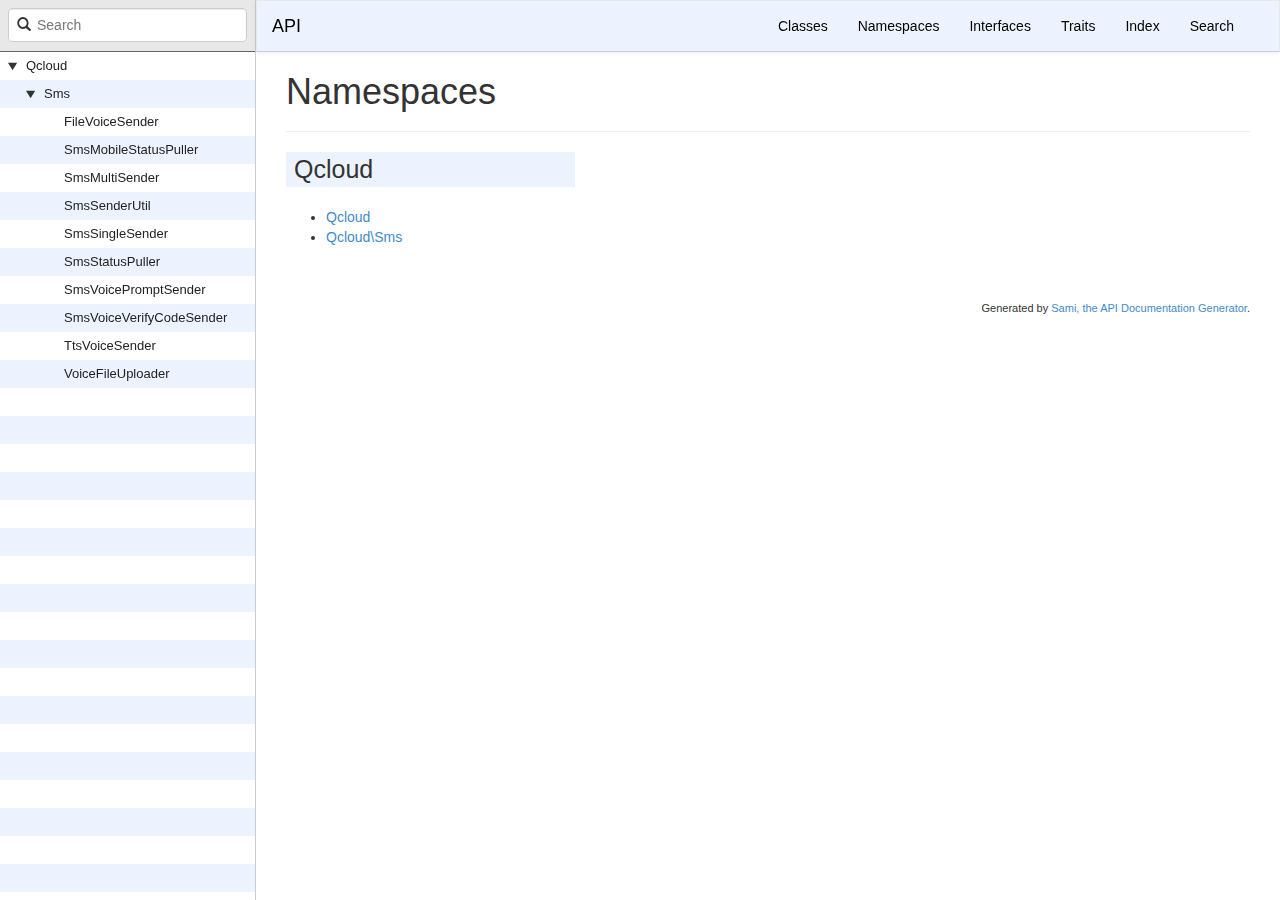
<file: php/NoteSend/docs/index.html>
<!DOCTYPE html>
<html lang="en">
<head>
    <meta charset="UTF-8" />
    <meta name="robots" content="index, follow, all" />
    <title>Namespaces | API</title>

            <link rel="stylesheet" type="text/css" href="css/bootstrap.min.css">
        <link rel="stylesheet" type="text/css" href="css/bootstrap-theme.min.css">
        <link rel="stylesheet" type="text/css" href="css/sami.css">
        <script src="js/jquery-1.11.1.min.js"></script>
        <script src="js/bootstrap.min.js"></script>
        <script src="js/typeahead.min.js"></script>
        <script src="sami.js"></script>
        <meta name="MobileOptimized" content="width">
        <meta name="HandheldFriendly" content="true">
        <meta name="viewport" content="width=device-width,initial-scale=1,maximum-scale=1">
    
    
    </head>

    <body id="index" data-name="" data-root-path="">
            <div id="content">
        <div id="left-column">
                <div id="control-panel">
                <script>
            $('option[data-version="'+window.projectVersion+'"]').prop('selected', true);
        </script>
        <form id="search-form" action="search.html" method="GET">
            <span class="glyphicon glyphicon-search"></span>
            <input name="search"
                   class="typeahead form-control"
                   type="search"
                   placeholder="Search">
        </form>
    </div>

                <div id="api-tree"></div>

        </div>
        <div id="right-column">
                <nav id="site-nav" class="navbar navbar-default" role="navigation">
        <div class="container-fluid">
            <div class="navbar-header">
                <button type="button" class="navbar-toggle" data-toggle="collapse" data-target="#navbar-elements">
                    <span class="sr-only">Toggle navigation</span>
                    <span class="icon-bar"></span>
                    <span class="icon-bar"></span>
                    <span class="icon-bar"></span>
                </button>
                <a class="navbar-brand" href="index.html">API</a>
            </div>
            <div class="collapse navbar-collapse" id="navbar-elements">
                <ul class="nav navbar-nav">
                    <li><a href="classes.html">Classes</a></li>
                                            <li><a href="namespaces.html">Namespaces</a></li>
                                        <li><a href="interfaces.html">Interfaces</a></li>
                    <li><a href="traits.html">Traits</a></li>
                    <li><a href="doc-index.html">Index</a></li>
                    <li><a href="search.html">Search</a></li>
                </ul>
            </div>
        </div>
    </nav>

                        <div id="page-content">
                    <div class="page-header">
        <h1>Namespaces</h1>
    </div>

            <div class="namespaces clearfix">
                                                                                                <div class="namespace-container">
                        <h2>Qcloud</h2>
                        <ul>
                                                    <li><a href="Qcloud.html">Qcloud</a></li>
                                                            <li><a href="Qcloud/Sms.html">Qcloud\Sms</a></li>
                            </ul>
            </div>
        </div>
    
            </div>
                <div id="footer">
        Generated by <a href="http://sami.sensiolabs.org/">Sami, the API Documentation Generator</a>.
    </div>

        </div>
    </div>
    </body>

</html>
</file>
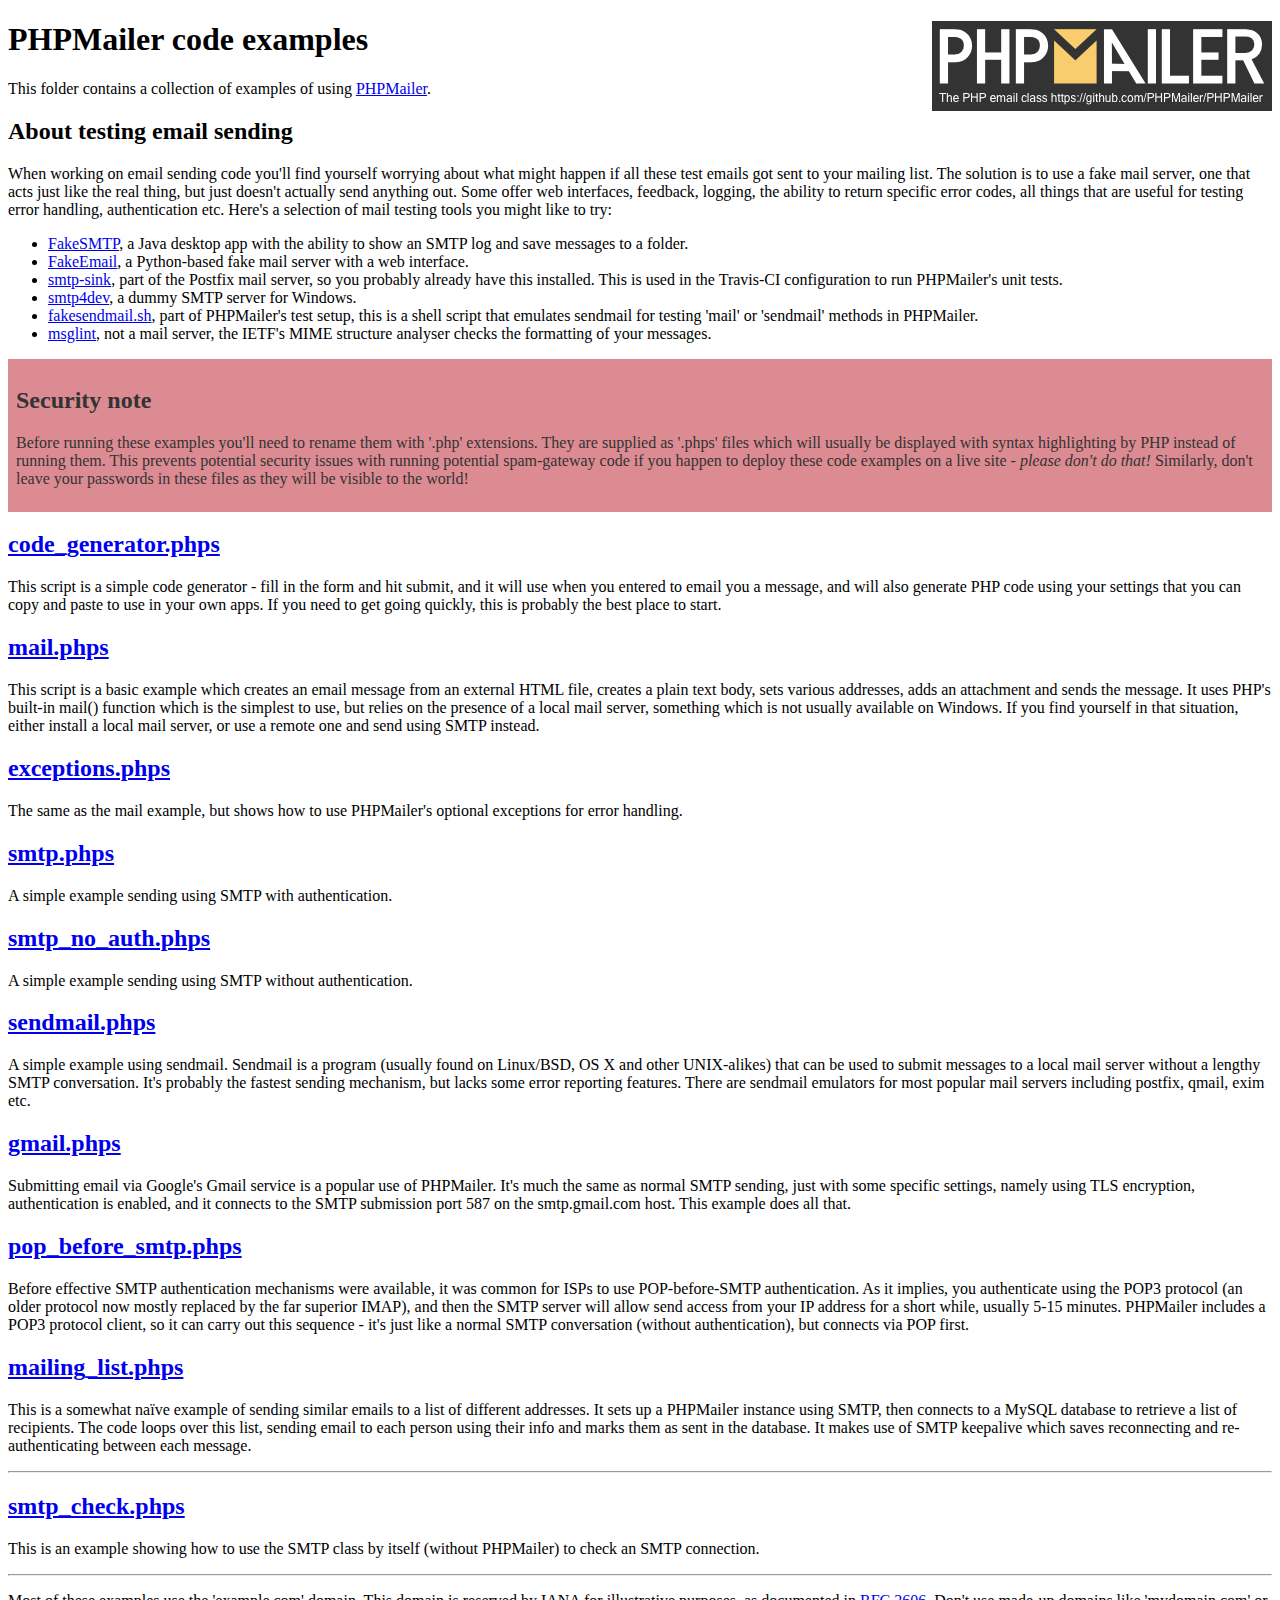
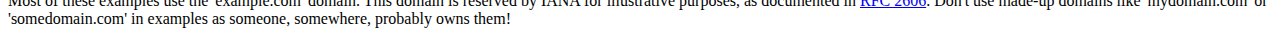
<file: php/PHPMailer/examples/index.html>
<!DOCTYPE html>
<html>
<head>
	<meta charset="UTF-8">
	<title>PHPMailer Examples</title>
</head>
<body>
<h1>PHPMailer code examples<a href="https://github.com/PHPMailer/PHPMailer"><img src="images/phpmailer.png" style="float:right; border:0;" alt="PHPMailer logo"></a></h1>
<p>This folder contains a collection of examples of using <a href="https://github.com/PHPMailer/PHPMailer">PHPMailer</a>.</p>
<h2>About testing email sending</h2>
<p>When working on email sending code you'll find yourself worrying about what might happen if all these test emails got sent to your mailing list. The solution is to use a fake mail server, one that acts just like the real thing, but just doesn't actually send anything out. Some offer web interfaces, feedback, logging, the ability to return specific error codes, all things that are useful for testing error handling, authentication etc. Here's a selection of mail testing tools you might like to try:</p>
<ul>
  <li><a href="https://github.com/Nilhcem/FakeSMTP">FakeSMTP</a>, a Java desktop app with the ability to show an SMTP log and save messages to a folder. </li>
  <li><a href="https://github.com/isotoma/FakeEmail">FakeEmail</a>, a Python-based fake mail server with a web interface.</li>
  <li><a href="http://www.postfix.org/smtp-sink.1.html">smtp-sink</a>, part of the Postfix mail server, so you probably already have this installed. This is used in the Travis-CI configuration to run PHPMailer's unit tests.</li>
  <li><a href="http://smtp4dev.codeplex.com">smtp4dev</a>, a dummy SMTP server for Windows.</li>
  <li><a href="https://github.com/PHPMailer/PHPMailer/blob/master/test/fakesendmail.sh">fakesendmail.sh</a>, part of PHPMailer's test setup, this is a shell script that emulates sendmail for testing 'mail' or 'sendmail' methods in PHPMailer.</li>
  <li><a href="http://tools.ietf.org/tools/msglint/">msglint</a>, not a mail server, the IETF's MIME structure analyser checks the formatting of your messages.</li>
</ul>
<div style="padding: 8px; color: #333333; background-color: #dc8b92">
<h2>Security note</h2>
<p>Before running these examples you'll need to rename them with '.php' extensions. They are supplied as '.phps' files which will usually be displayed with syntax highlighting by PHP instead of running them. This prevents potential security issues with running potential spam-gateway code if you happen to deploy these code examples on a live site - <em>please don't do that!</em> Similarly, don't leave your passwords in these files as they will be visible to the world!</p>
</div>
<h2><a href="code_generator.phps">code_generator.phps</a></h2>
<p>This script is a simple code generator - fill in the form and hit submit, and it will use when you entered to email you a message, and will also generate PHP code using your settings that you can copy and paste to use in your own apps. If you need to get going quickly, this is probably the best place to start.</p>
<h2><a href="mail.phps">mail.phps</a></h2>
<p>This script is a basic example which creates an email message from an external HTML file, creates a plain text body, sets various addresses, adds an attachment and sends the message. It uses PHP's built-in mail() function which is the simplest to use, but relies on the presence of a local mail server, something which is not usually available on Windows. If you find yourself in that situation, either install a local mail server, or use a remote one and send using SMTP instead.</p>
<h2><a href="exceptions.phps">exceptions.phps</a></h2>
<p>The same as the mail example, but shows how to use PHPMailer's optional exceptions for error handling.</p>
<h2><a href="smtp.phps">smtp.phps</a></h2>
<p>A simple example sending using SMTP with authentication.</p>
<h2><a href="smtp_no_auth.phps">smtp_no_auth.phps</a></h2>
<p>A simple example sending using SMTP without authentication.</p>
<h2><a href="sendmail.phps">sendmail.phps</a></h2>
<p>A simple example using sendmail. Sendmail is a program (usually found on Linux/BSD, OS X and other UNIX-alikes) that can be used to submit messages to a local mail server without a lengthy SMTP conversation. It's probably the fastest sending mechanism, but lacks some error reporting features. There are sendmail emulators for most popular mail servers including postfix, qmail, exim etc.</p>
<h2><a href="gmail.phps">gmail.phps</a></h2>
<p>Submitting email via Google's Gmail service is a popular use of PHPMailer. It's much the same as normal SMTP sending, just with some specific settings, namely using TLS encryption, authentication is enabled, and it connects to the SMTP submission port 587 on the smtp.gmail.com host. This example does all that.</p>
<h2><a href="pop_before_smtp.phps">pop_before_smtp.phps</a></h2>
<p>Before effective SMTP authentication mechanisms were available, it was common for ISPs to use POP-before-SMTP authentication. As it implies, you authenticate using the POP3 protocol (an older protocol now mostly replaced by the far superior IMAP), and then the SMTP server will allow send access from your IP address for a short while, usually 5-15 minutes. PHPMailer includes a POP3 protocol client, so it can carry out this sequence - it's just like a normal SMTP conversation (without authentication), but connects via POP first.</p>
<h2><a href="mailing_list.phps">mailing_list.phps</a></h2>
<p>This is a somewhat naïve example of sending similar emails to a list of different addresses. It sets up a PHPMailer instance using SMTP, then connects to a MySQL database to retrieve a list of recipients. The code loops over this list, sending email to each person using their info and marks them as sent in the database. It makes use of SMTP keepalive which saves reconnecting and re-authenticating between each message.</p>
<hr>
<h2><a href="smtp_check.phps">smtp_check.phps</a></h2>
<p>This is an example showing how to use the SMTP class by itself (without PHPMailer) to check an SMTP connection.</p>
<hr>
<p>Most of these examples use the 'example.com' domain. This domain is reserved by IANA for illustrative purposes, as documented in <a href="http://tools.ietf.org/html/rfc2606">RFC 2606</a>. Don't use made-up domains like 'mydomain.com' or 'somedomain.com' in examples as someone, somewhere, probably owns them!</p>
</body>
</html>
</file>
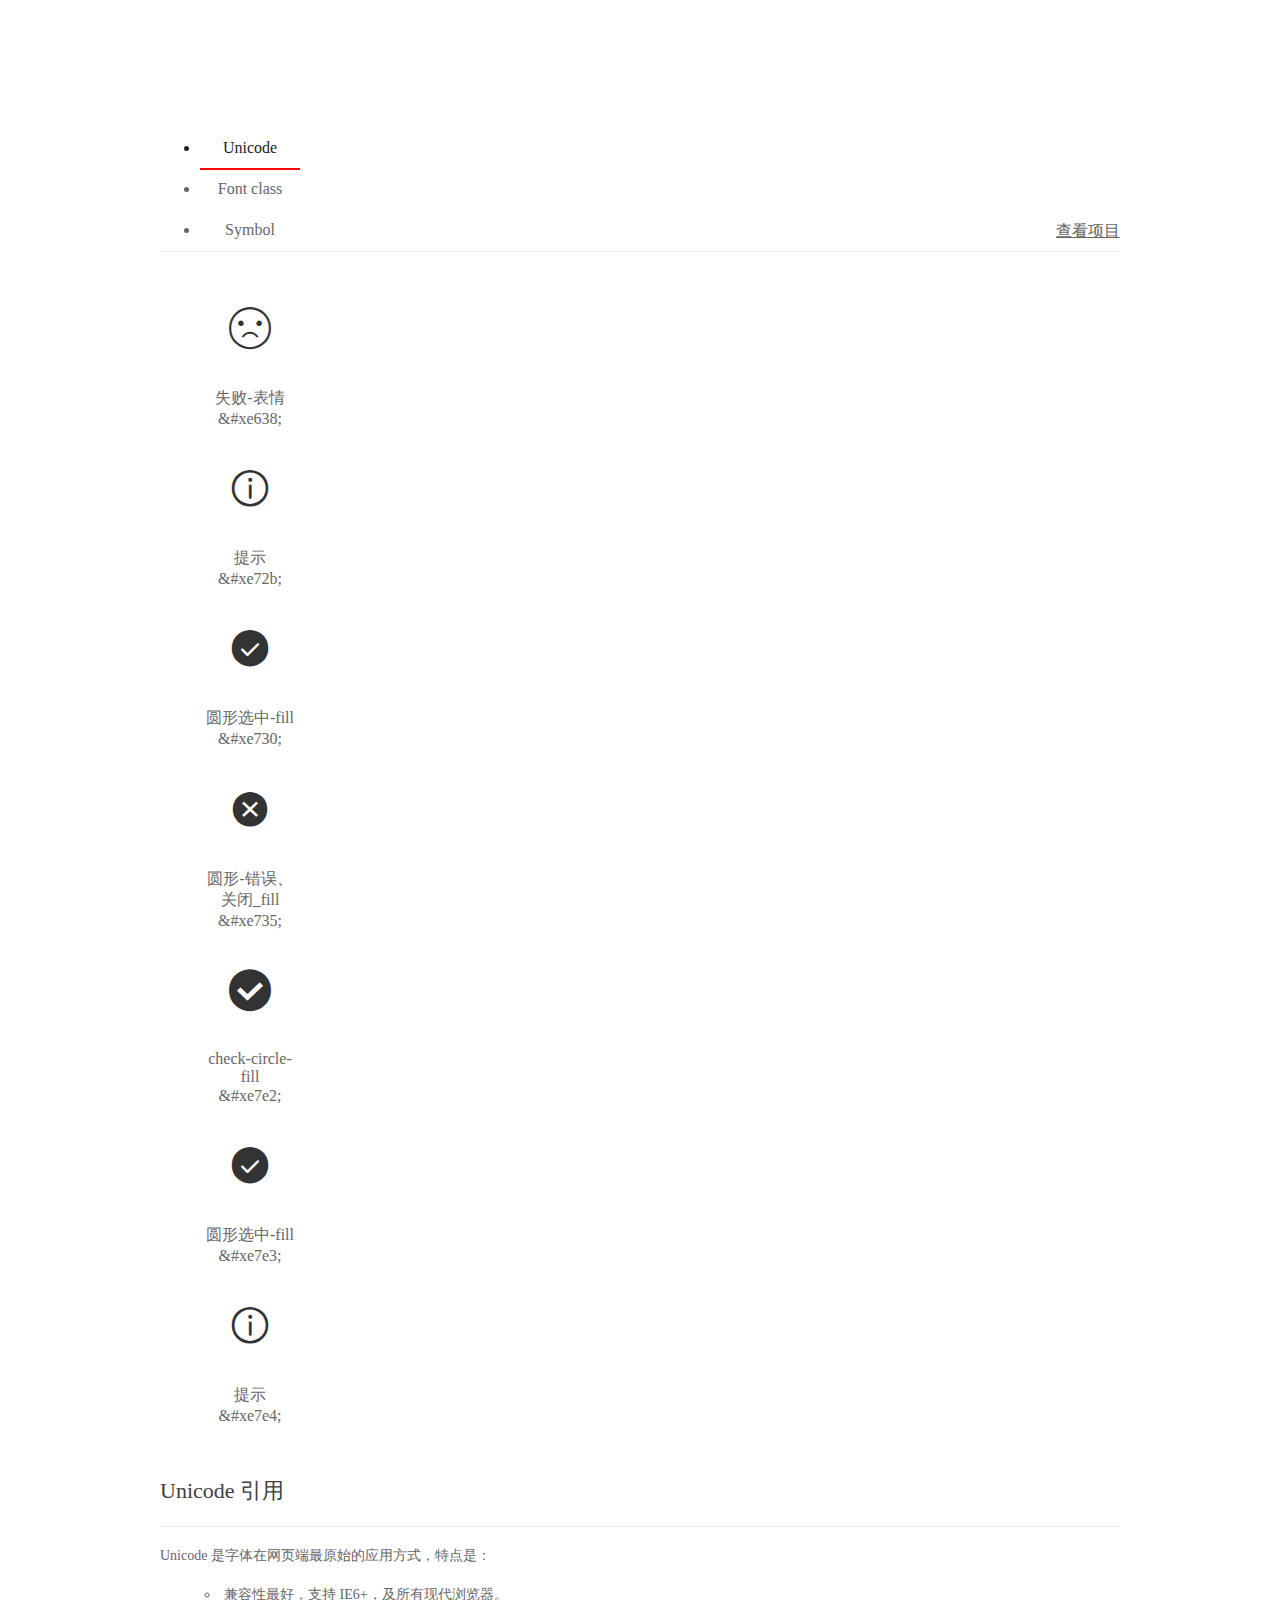
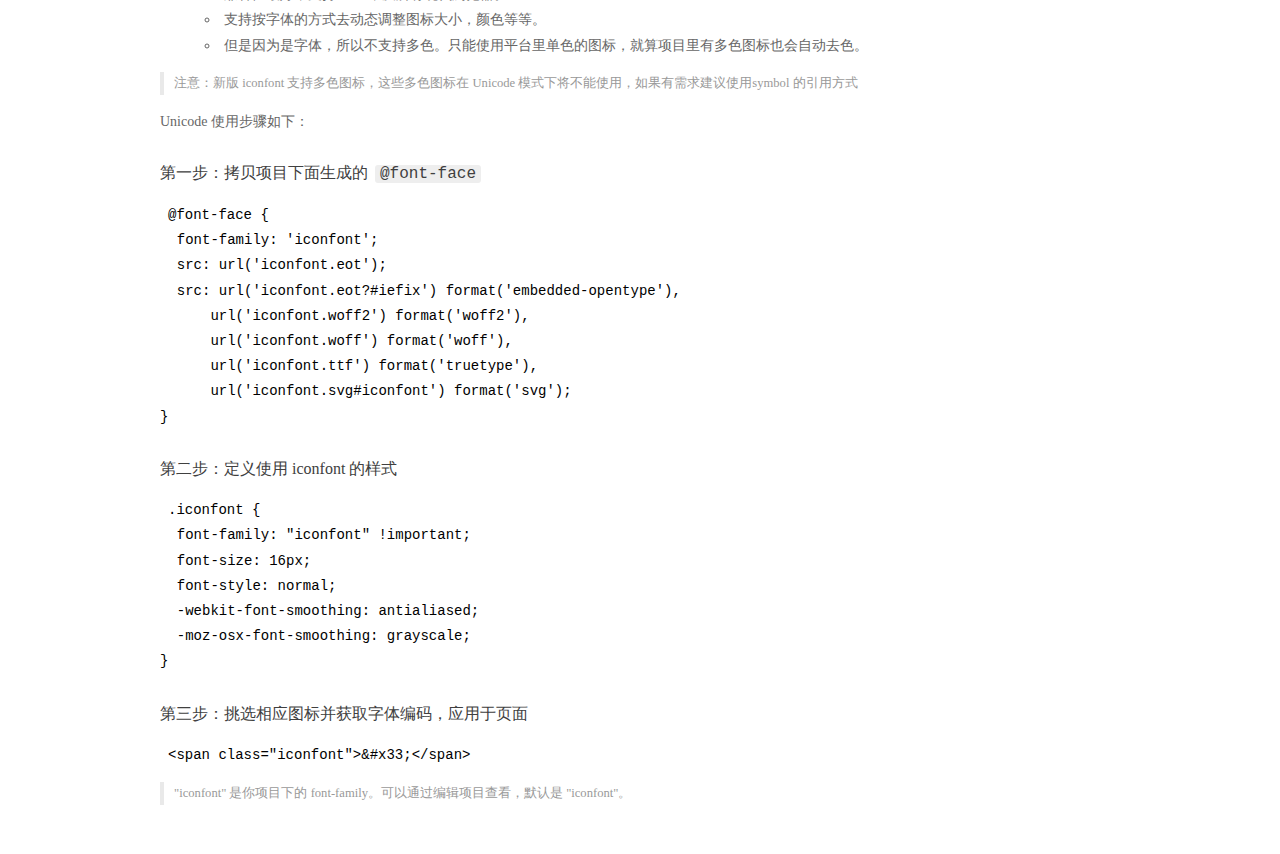
<file: CSS/logo/demo_index.html>
<!DOCTYPE html>
<html>
<head>
  <meta charset="utf-8"/>
  <title>IconFont Demo</title>
  <link rel="shortcut icon" href="https://gtms04.alicdn.com/tps/i4/TB1_oz6GVXXXXaFXpXXJDFnIXXX-64-64.ico" type="image/x-icon"/>
  <link rel="stylesheet" href="https://g.alicdn.com/thx/cube/1.3.2/cube.min.css">
  <link rel="stylesheet" href="demo.css">
  <link rel="stylesheet" href="iconfont.css">
  <script src="iconfont.js"></script>
  <!-- jQuery -->
  <script src="https://a1.alicdn.com/oss/uploads/2018/12/26/7bfddb60-08e8-11e9-9b04-53e73bb6408b.js"></script>
  <!-- 代码高亮 -->
  <script src="https://a1.alicdn.com/oss/uploads/2018/12/26/a3f714d0-08e6-11e9-8a15-ebf944d7534c.js"></script>
</head>
<body>
  <div class="main">
    <h1 class="logo"><a href="https://www.iconfont.cn/" title="iconfont 首页" target="_blank">&#xe86b;</a></h1>
    <div class="nav-tabs">
      <ul id="tabs" class="dib-box">
        <li class="dib active"><span>Unicode</span></li>
        <li class="dib"><span>Font class</span></li>
        <li class="dib"><span>Symbol</span></li>
      </ul>
      
      <a href="https://www.iconfont.cn/manage/index?manage_type=myprojects&projectId=1130623" target="_blank" class="nav-more">查看项目</a>
      
    </div>
    <div class="tab-container">
      <div class="content unicode" style="display: block;">
          <ul class="icon_lists dib-box">
          
            <li class="dib">
              <span class="icon iconfont">&#xe638;</span>
                <div class="name">失败-表情</div>
                <div class="code-name">&amp;#xe638;</div>
              </li>
          
            <li class="dib">
              <span class="icon iconfont">&#xe72b;</span>
                <div class="name">提示</div>
                <div class="code-name">&amp;#xe72b;</div>
              </li>
          
            <li class="dib">
              <span class="icon iconfont">&#xe730;</span>
                <div class="name">圆形选中-fill</div>
                <div class="code-name">&amp;#xe730;</div>
              </li>
          
            <li class="dib">
              <span class="icon iconfont">&#xe735;</span>
                <div class="name">圆形-错误、关闭_fill</div>
                <div class="code-name">&amp;#xe735;</div>
              </li>
          
            <li class="dib">
              <span class="icon iconfont">&#xe7e2;</span>
                <div class="name">check-circle-fill</div>
                <div class="code-name">&amp;#xe7e2;</div>
              </li>
          
            <li class="dib">
              <span class="icon iconfont">&#xe7e3;</span>
                <div class="name">圆形选中-fill</div>
                <div class="code-name">&amp;#xe7e3;</div>
              </li>
          
            <li class="dib">
              <span class="icon iconfont">&#xe7e4;</span>
                <div class="name">提示</div>
                <div class="code-name">&amp;#xe7e4;</div>
              </li>
          
          </ul>
          <div class="article markdown">
          <h2 id="unicode-">Unicode 引用</h2>
          <hr>

          <p>Unicode 是字体在网页端最原始的应用方式，特点是：</p>
          <ul>
            <li>兼容性最好，支持 IE6+，及所有现代浏览器。</li>
            <li>支持按字体的方式去动态调整图标大小，颜色等等。</li>
            <li>但是因为是字体，所以不支持多色。只能使用平台里单色的图标，就算项目里有多色图标也会自动去色。</li>
          </ul>
          <blockquote>
            <p>注意：新版 iconfont 支持多色图标，这些多色图标在 Unicode 模式下将不能使用，如果有需求建议使用symbol 的引用方式</p>
          </blockquote>
          <p>Unicode 使用步骤如下：</p>
          <h3 id="-font-face">第一步：拷贝项目下面生成的 <code>@font-face</code></h3>
<pre><code class="language-css"
>@font-face {
  font-family: 'iconfont';
  src: url('iconfont.eot');
  src: url('iconfont.eot?#iefix') format('embedded-opentype'),
      url('iconfont.woff2') format('woff2'),
      url('iconfont.woff') format('woff'),
      url('iconfont.ttf') format('truetype'),
      url('iconfont.svg#iconfont') format('svg');
}
</code></pre>
          <h3 id="-iconfont-">第二步：定义使用 iconfont 的样式</h3>
<pre><code class="language-css"
>.iconfont {
  font-family: "iconfont" !important;
  font-size: 16px;
  font-style: normal;
  -webkit-font-smoothing: antialiased;
  -moz-osx-font-smoothing: grayscale;
}
</code></pre>
          <h3 id="-">第三步：挑选相应图标并获取字体编码，应用于页面</h3>
<pre>
<code class="language-html"
>&lt;span class="iconfont"&gt;&amp;#x33;&lt;/span&gt;
</code></pre>
          <blockquote>
            <p>"iconfont" 是你项目下的 font-family。可以通过编辑项目查看，默认是 "iconfont"。</p>
          </blockquote>
          </div>
      </div>
      <div class="content font-class">
        <ul class="icon_lists dib-box">
          
          <li class="dib">
            <span class="icon iconfont iconshibaibiaoqing"></span>
            <div class="name">
              失败-表情
            </div>
            <div class="code-name">.iconshibaibiaoqing
            </div>
          </li>
          
          <li class="dib">
            <span class="icon iconfont icontishi"></span>
            <div class="name">
              提示
            </div>
            <div class="code-name">.icontishi
            </div>
          </li>
          
          <li class="dib">
            <span class="icon iconfont iconyuanxingxuanzhongfill"></span>
            <div class="name">
              圆形选中-fill
            </div>
            <div class="code-name">.iconyuanxingxuanzhongfill
            </div>
          </li>
          
          <li class="dib">
            <span class="icon iconfont iconcircle-wrong_fill"></span>
            <div class="name">
              圆形-错误、关闭_fill
            </div>
            <div class="code-name">.iconcircle-wrong_fill
            </div>
          </li>
          
          <li class="dib">
            <span class="icon iconfont iconcheck-circle-fill"></span>
            <div class="name">
              check-circle-fill
            </div>
            <div class="code-name">.iconcheck-circle-fill
            </div>
          </li>
          
          <li class="dib">
            <span class="icon iconfont iconyuanxingxuanzhongfill-copy"></span>
            <div class="name">
              圆形选中-fill
            </div>
            <div class="code-name">.iconyuanxingxuanzhongfill-copy
            </div>
          </li>
          
          <li class="dib">
            <span class="icon iconfont icontishi-copy"></span>
            <div class="name">
              提示
            </div>
            <div class="code-name">.icontishi-copy
            </div>
          </li>
          
        </ul>
        <div class="article markdown">
        <h2 id="font-class-">font-class 引用</h2>
        <hr>

        <p>font-class 是 Unicode 使用方式的一种变种，主要是解决 Unicode 书写不直观，语意不明确的问题。</p>
        <p>与 Unicode 使用方式相比，具有如下特点：</p>
        <ul>
          <li>兼容性良好，支持 IE8+，及所有现代浏览器。</li>
          <li>相比于 Unicode 语意明确，书写更直观。可以很容易分辨这个 icon 是什么。</li>
          <li>因为使用 class 来定义图标，所以当要替换图标时，只需要修改 class 里面的 Unicode 引用。</li>
          <li>不过因为本质上还是使用的字体，所以多色图标还是不支持的。</li>
        </ul>
        <p>使用步骤如下：</p>
        <h3 id="-fontclass-">第一步：引入项目下面生成的 fontclass 代码：</h3>
<pre><code class="language-html">&lt;link rel="stylesheet" href="./iconfont.css"&gt;
</code></pre>
        <h3 id="-">第二步：挑选相应图标并获取类名，应用于页面：</h3>
<pre><code class="language-html">&lt;span class="iconfont iconxxx"&gt;&lt;/span&gt;
</code></pre>
        <blockquote>
          <p>"
            iconfont" 是你项目下的 font-family。可以通过编辑项目查看，默认是 "iconfont"。</p>
        </blockquote>
      </div>
      </div>
      <div class="content symbol">
          <ul class="icon_lists dib-box">
          
            <li class="dib">
                <svg class="icon svg-icon" aria-hidden="true">
                  <use xlink:href="#iconshibaibiaoqing"></use>
                </svg>
                <div class="name">失败-表情</div>
                <div class="code-name">#iconshibaibiaoqing</div>
            </li>
          
            <li class="dib">
                <svg class="icon svg-icon" aria-hidden="true">
                  <use xlink:href="#icontishi"></use>
                </svg>
                <div class="name">提示</div>
                <div class="code-name">#icontishi</div>
            </li>
          
            <li class="dib">
                <svg class="icon svg-icon" aria-hidden="true">
                  <use xlink:href="#iconyuanxingxuanzhongfill"></use>
                </svg>
                <div class="name">圆形选中-fill</div>
                <div class="code-name">#iconyuanxingxuanzhongfill</div>
            </li>
          
            <li class="dib">
                <svg class="icon svg-icon" aria-hidden="true">
                  <use xlink:href="#iconcircle-wrong_fill"></use>
                </svg>
                <div class="name">圆形-错误、关闭_fill</div>
                <div class="code-name">#iconcircle-wrong_fill</div>
            </li>
          
            <li class="dib">
                <svg class="icon svg-icon" aria-hidden="true">
                  <use xlink:href="#iconcheck-circle-fill"></use>
                </svg>
                <div class="name">check-circle-fill</div>
                <div class="code-name">#iconcheck-circle-fill</div>
            </li>
          
            <li class="dib">
                <svg class="icon svg-icon" aria-hidden="true">
                  <use xlink:href="#iconyuanxingxuanzhongfill-copy"></use>
                </svg>
                <div class="name">圆形选中-fill</div>
                <div class="code-name">#iconyuanxingxuanzhongfill-copy</div>
            </li>
          
            <li class="dib">
                <svg class="icon svg-icon" aria-hidden="true">
                  <use xlink:href="#icontishi-copy"></use>
                </svg>
                <div class="name">提示</div>
                <div class="code-name">#icontishi-copy</div>
            </li>
          
          </ul>
          <div class="article markdown">
          <h2 id="symbol-">Symbol 引用</h2>
          <hr>

          <p>这是一种全新的使用方式，应该说这才是未来的主流，也是平台目前推荐的用法。相关介绍可以参考这篇<a href="">文章</a>
            这种用法其实是做了一个 SVG 的集合，与另外两种相比具有如下特点：</p>
          <ul>
            <li>支持多色图标了，不再受单色限制。</li>
            <li>通过一些技巧，支持像字体那样，通过 <code>font-size</code>, <code>color</code> 来调整样式。</li>
            <li>兼容性较差，支持 IE9+，及现代浏览器。</li>
            <li>浏览器渲染 SVG 的性能一般，还不如 png。</li>
          </ul>
          <p>使用步骤如下：</p>
          <h3 id="-symbol-">第一步：引入项目下面生成的 symbol 代码：</h3>
<pre><code class="language-html">&lt;script src="./iconfont.js"&gt;&lt;/script&gt;
</code></pre>
          <h3 id="-css-">第二步：加入通用 CSS 代码（引入一次就行）：</h3>
<pre><code class="language-html">&lt;style&gt;
.icon {
  width: 1em;
  height: 1em;
  vertical-align: -0.15em;
  fill: currentColor;
  overflow: hidden;
}
&lt;/style&gt;
</code></pre>
          <h3 id="-">第三步：挑选相应图标并获取类名，应用于页面：</h3>
<pre><code class="language-html">&lt;svg class="icon" aria-hidden="true"&gt;
  &lt;use xlink:href="#icon-xxx"&gt;&lt;/use&gt;
&lt;/svg&gt;
</code></pre>
          </div>
      </div>

    </div>
  </div>
  <script>
  $(document).ready(function () {
      $('.tab-container .content:first').show()

      $('#tabs li').click(function (e) {
        var tabContent = $('.tab-container .content')
        var index = $(this).index()

        if ($(this).hasClass('active')) {
          return
        } else {
          $('#tabs li').removeClass('active')
          $(this).addClass('active')

          tabContent.hide().eq(index).fadeIn()
        }
      })
    })
  </script>
</body>
</html>
</file>
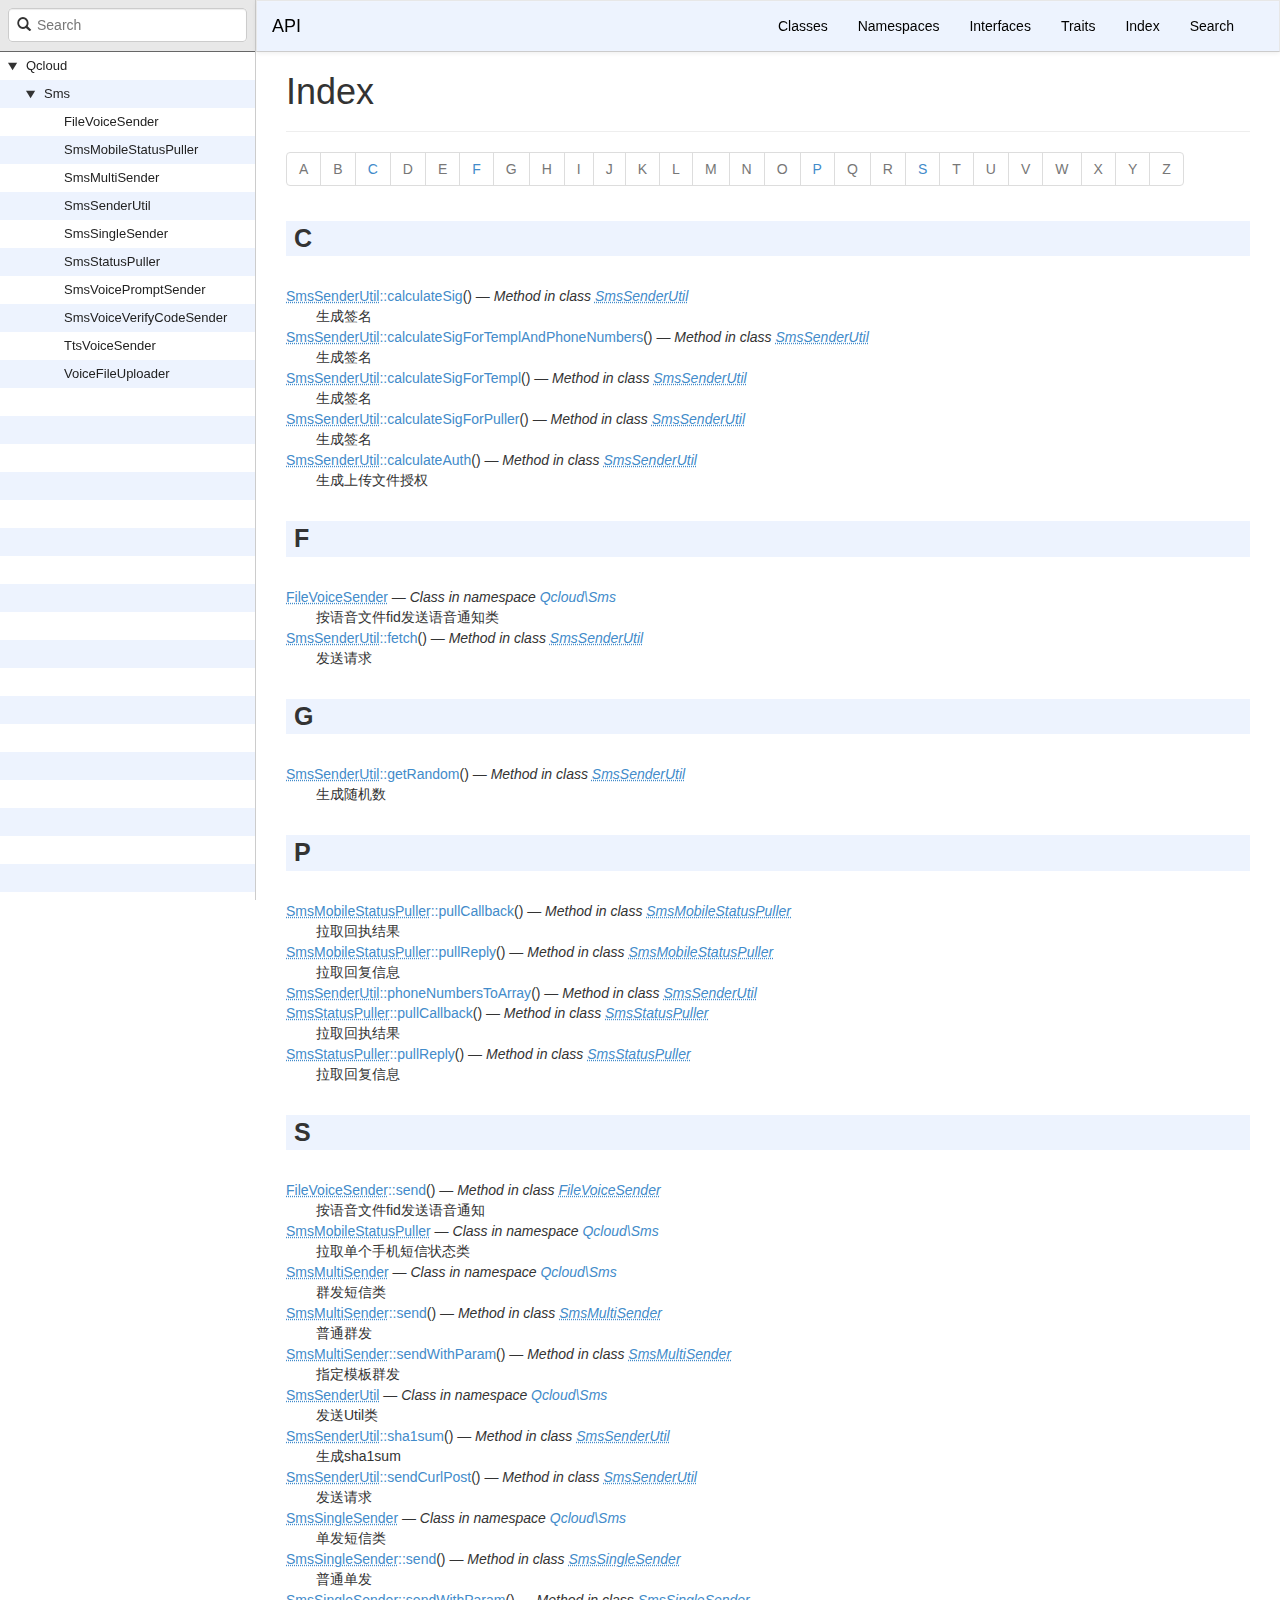
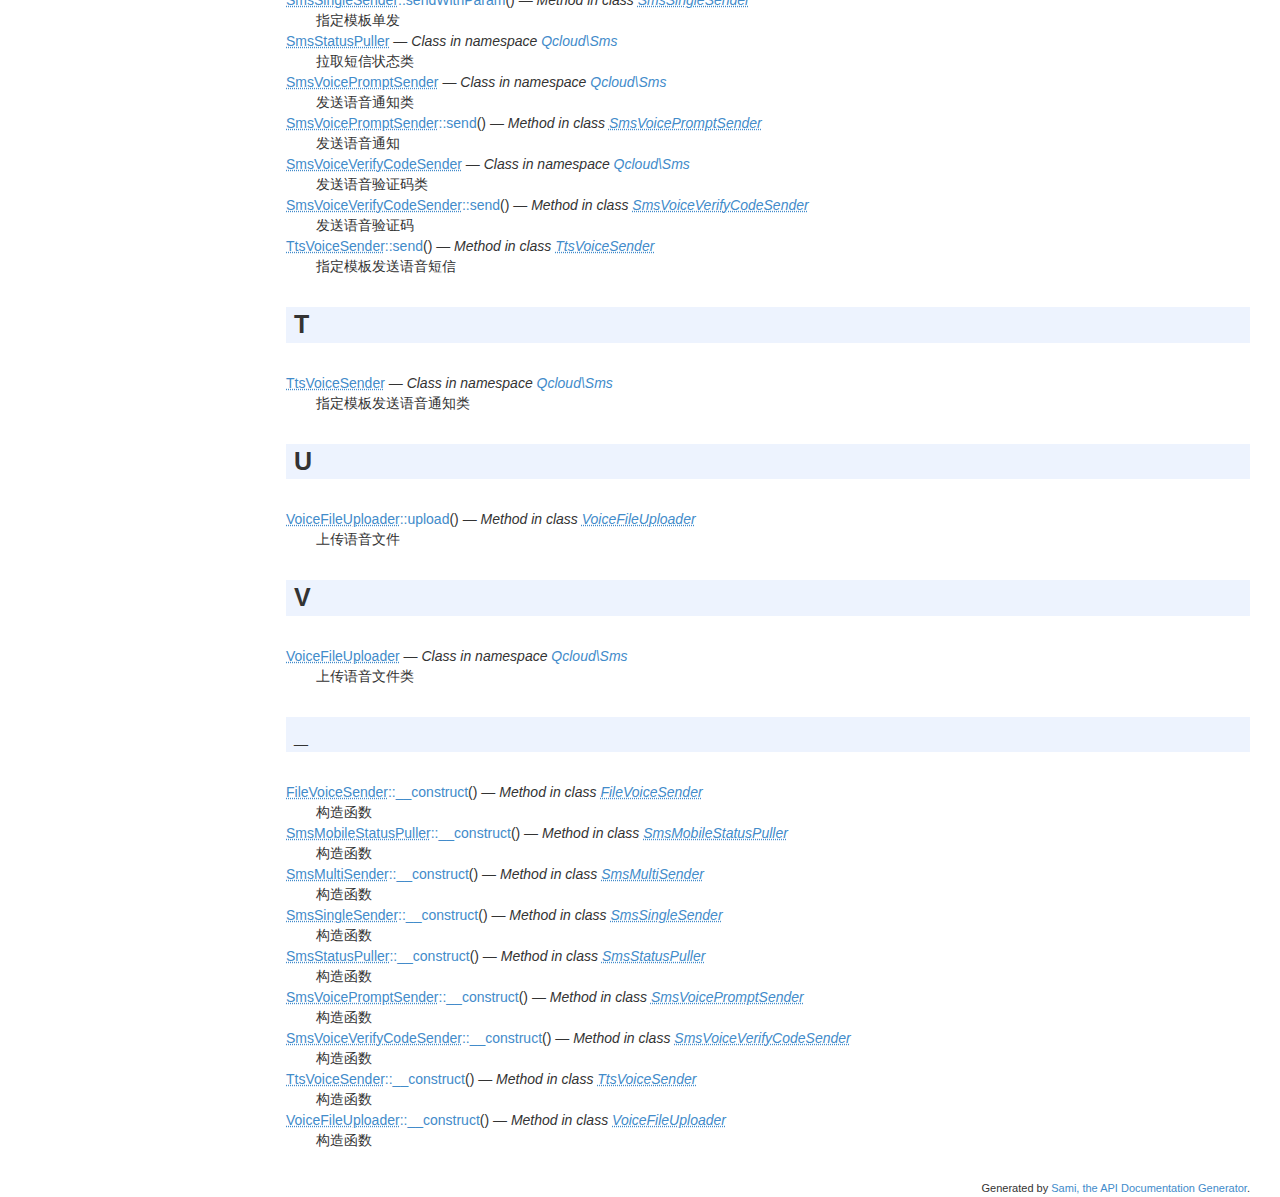
<file: php/NoteSend/docs/doc-index.html>
<!DOCTYPE html>
<html lang="en">
<head>
    <meta charset="UTF-8" />
    <meta name="robots" content="index, follow, all" />
    <title>Index | API</title>

            <link rel="stylesheet" type="text/css" href="css/bootstrap.min.css">
        <link rel="stylesheet" type="text/css" href="css/bootstrap-theme.min.css">
        <link rel="stylesheet" type="text/css" href="css/sami.css">
        <script src="js/jquery-1.11.1.min.js"></script>
        <script src="js/bootstrap.min.js"></script>
        <script src="js/typeahead.min.js"></script>
        <script src="sami.js"></script>
        <meta name="MobileOptimized" content="width">
        <meta name="HandheldFriendly" content="true">
        <meta name="viewport" content="width=device-width,initial-scale=1,maximum-scale=1">
    
    
    </head>

    <body id="doc-index" data-name="" data-root-path="">
            <div id="content">
        <div id="left-column">
                <div id="control-panel">
                <script>
            $('option[data-version="'+window.projectVersion+'"]').prop('selected', true);
        </script>
        <form id="search-form" action="search.html" method="GET">
            <span class="glyphicon glyphicon-search"></span>
            <input name="search"
                   class="typeahead form-control"
                   type="search"
                   placeholder="Search">
        </form>
    </div>

                <div id="api-tree"></div>

        </div>
        <div id="right-column">
                <nav id="site-nav" class="navbar navbar-default" role="navigation">
        <div class="container-fluid">
            <div class="navbar-header">
                <button type="button" class="navbar-toggle" data-toggle="collapse" data-target="#navbar-elements">
                    <span class="sr-only">Toggle navigation</span>
                    <span class="icon-bar"></span>
                    <span class="icon-bar"></span>
                    <span class="icon-bar"></span>
                </button>
                <a class="navbar-brand" href="index.html">API</a>
            </div>
            <div class="collapse navbar-collapse" id="navbar-elements">
                <ul class="nav navbar-nav">
                    <li><a href="classes.html">Classes</a></li>
                                            <li><a href="namespaces.html">Namespaces</a></li>
                                        <li><a href="interfaces.html">Interfaces</a></li>
                    <li><a href="traits.html">Traits</a></li>
                    <li><a href="doc-index.html">Index</a></li>
                    <li><a href="search.html">Search</a></li>
                </ul>
            </div>
        </div>
    </nav>

                        <div id="page-content">
                
    <div class="page-header">
        <h1>Index</h1>
    </div>

    <ul class="pagination">
                                    <li class="disabled"><a href="#letterA">A</a></li>
                                                <li class="disabled"><a href="#letterB">B</a></li>
                                                <li><a href="#letterC">C</a></li>
                                                <li class="disabled"><a href="#letterD">D</a></li>
                                                <li class="disabled"><a href="#letterE">E</a></li>
                                                <li><a href="#letterF">F</a></li>
                                                <li class="disabled"><a href="#letterG">G</a></li>
                                                <li class="disabled"><a href="#letterH">H</a></li>
                                                <li class="disabled"><a href="#letterI">I</a></li>
                                                <li class="disabled"><a href="#letterJ">J</a></li>
                                                <li class="disabled"><a href="#letterK">K</a></li>
                                                <li class="disabled"><a href="#letterL">L</a></li>
                                                <li class="disabled"><a href="#letterM">M</a></li>
                                                <li class="disabled"><a href="#letterN">N</a></li>
                                                <li class="disabled"><a href="#letterO">O</a></li>
                                                <li><a href="#letterP">P</a></li>
                                                <li class="disabled"><a href="#letterQ">Q</a></li>
                                                <li class="disabled"><a href="#letterR">R</a></li>
                                                <li><a href="#letterS">S</a></li>
                                                <li class="disabled"><a href="#letterT">T</a></li>
                                                <li class="disabled"><a href="#letterU">U</a></li>
                                                <li class="disabled"><a href="#letterV">V</a></li>
                                                <li class="disabled"><a href="#letterW">W</a></li>
                                                <li class="disabled"><a href="#letterX">X</a></li>
                                                <li class="disabled"><a href="#letterY">Y</a></li>
                                                <li class="disabled"><a href="#letterZ">Z</a></li>
                        </ul>

    <h2 id="letterC">C</h2>
        <dl id="index"><dt><a href="Qcloud/Sms/SmsSenderUtil.html#method_calculateSig"><abbr title="Qcloud\Sms\SmsSenderUtil">SmsSenderUtil</abbr>::calculateSig</a>() &mdash; <em>Method in class <a href="Qcloud/Sms/SmsSenderUtil.html"><abbr title="Qcloud\Sms\SmsSenderUtil">SmsSenderUtil</abbr></a></em></dt>
                    <dd>生成签名</dd><dt><a href="Qcloud/Sms/SmsSenderUtil.html#method_calculateSigForTemplAndPhoneNumbers"><abbr title="Qcloud\Sms\SmsSenderUtil">SmsSenderUtil</abbr>::calculateSigForTemplAndPhoneNumbers</a>() &mdash; <em>Method in class <a href="Qcloud/Sms/SmsSenderUtil.html"><abbr title="Qcloud\Sms\SmsSenderUtil">SmsSenderUtil</abbr></a></em></dt>
                    <dd>生成签名</dd><dt><a href="Qcloud/Sms/SmsSenderUtil.html#method_calculateSigForTempl"><abbr title="Qcloud\Sms\SmsSenderUtil">SmsSenderUtil</abbr>::calculateSigForTempl</a>() &mdash; <em>Method in class <a href="Qcloud/Sms/SmsSenderUtil.html"><abbr title="Qcloud\Sms\SmsSenderUtil">SmsSenderUtil</abbr></a></em></dt>
                    <dd>生成签名</dd><dt><a href="Qcloud/Sms/SmsSenderUtil.html#method_calculateSigForPuller"><abbr title="Qcloud\Sms\SmsSenderUtil">SmsSenderUtil</abbr>::calculateSigForPuller</a>() &mdash; <em>Method in class <a href="Qcloud/Sms/SmsSenderUtil.html"><abbr title="Qcloud\Sms\SmsSenderUtil">SmsSenderUtil</abbr></a></em></dt>
                    <dd>生成签名</dd><dt><a href="Qcloud/Sms/SmsSenderUtil.html#method_calculateAuth"><abbr title="Qcloud\Sms\SmsSenderUtil">SmsSenderUtil</abbr>::calculateAuth</a>() &mdash; <em>Method in class <a href="Qcloud/Sms/SmsSenderUtil.html"><abbr title="Qcloud\Sms\SmsSenderUtil">SmsSenderUtil</abbr></a></em></dt>
                    <dd>生成上传文件授权</dd>        </dl><h2 id="letterF">F</h2>
        <dl id="index"><dt><a href="Qcloud/Sms/FileVoiceSender.html"><abbr title="Qcloud\Sms\FileVoiceSender">FileVoiceSender</abbr></a> &mdash; <em>Class in namespace <a href="Qcloud/Sms.html">Qcloud\Sms</a></em></dt>
                    <dd>按语音文件fid发送语音通知类</dd><dt><a href="Qcloud/Sms/SmsSenderUtil.html#method_fetch"><abbr title="Qcloud\Sms\SmsSenderUtil">SmsSenderUtil</abbr>::fetch</a>() &mdash; <em>Method in class <a href="Qcloud/Sms/SmsSenderUtil.html"><abbr title="Qcloud\Sms\SmsSenderUtil">SmsSenderUtil</abbr></a></em></dt>
                    <dd>发送请求</dd>        </dl><h2 id="letterG">G</h2>
        <dl id="index"><dt><a href="Qcloud/Sms/SmsSenderUtil.html#method_getRandom"><abbr title="Qcloud\Sms\SmsSenderUtil">SmsSenderUtil</abbr>::getRandom</a>() &mdash; <em>Method in class <a href="Qcloud/Sms/SmsSenderUtil.html"><abbr title="Qcloud\Sms\SmsSenderUtil">SmsSenderUtil</abbr></a></em></dt>
                    <dd>生成随机数</dd>        </dl><h2 id="letterP">P</h2>
        <dl id="index"><dt><a href="Qcloud/Sms/SmsMobileStatusPuller.html#method_pullCallback"><abbr title="Qcloud\Sms\SmsMobileStatusPuller">SmsMobileStatusPuller</abbr>::pullCallback</a>() &mdash; <em>Method in class <a href="Qcloud/Sms/SmsMobileStatusPuller.html"><abbr title="Qcloud\Sms\SmsMobileStatusPuller">SmsMobileStatusPuller</abbr></a></em></dt>
                    <dd>拉取回执结果</dd><dt><a href="Qcloud/Sms/SmsMobileStatusPuller.html#method_pullReply"><abbr title="Qcloud\Sms\SmsMobileStatusPuller">SmsMobileStatusPuller</abbr>::pullReply</a>() &mdash; <em>Method in class <a href="Qcloud/Sms/SmsMobileStatusPuller.html"><abbr title="Qcloud\Sms\SmsMobileStatusPuller">SmsMobileStatusPuller</abbr></a></em></dt>
                    <dd>拉取回复信息</dd><dt><a href="Qcloud/Sms/SmsSenderUtil.html#method_phoneNumbersToArray"><abbr title="Qcloud\Sms\SmsSenderUtil">SmsSenderUtil</abbr>::phoneNumbersToArray</a>() &mdash; <em>Method in class <a href="Qcloud/Sms/SmsSenderUtil.html"><abbr title="Qcloud\Sms\SmsSenderUtil">SmsSenderUtil</abbr></a></em></dt>
                    <dd></dd><dt><a href="Qcloud/Sms/SmsStatusPuller.html#method_pullCallback"><abbr title="Qcloud\Sms\SmsStatusPuller">SmsStatusPuller</abbr>::pullCallback</a>() &mdash; <em>Method in class <a href="Qcloud/Sms/SmsStatusPuller.html"><abbr title="Qcloud\Sms\SmsStatusPuller">SmsStatusPuller</abbr></a></em></dt>
                    <dd>拉取回执结果</dd><dt><a href="Qcloud/Sms/SmsStatusPuller.html#method_pullReply"><abbr title="Qcloud\Sms\SmsStatusPuller">SmsStatusPuller</abbr>::pullReply</a>() &mdash; <em>Method in class <a href="Qcloud/Sms/SmsStatusPuller.html"><abbr title="Qcloud\Sms\SmsStatusPuller">SmsStatusPuller</abbr></a></em></dt>
                    <dd>拉取回复信息</dd>        </dl><h2 id="letterS">S</h2>
        <dl id="index"><dt><a href="Qcloud/Sms/FileVoiceSender.html#method_send"><abbr title="Qcloud\Sms\FileVoiceSender">FileVoiceSender</abbr>::send</a>() &mdash; <em>Method in class <a href="Qcloud/Sms/FileVoiceSender.html"><abbr title="Qcloud\Sms\FileVoiceSender">FileVoiceSender</abbr></a></em></dt>
                    <dd>按语音文件fid发送语音通知</dd><dt><a href="Qcloud/Sms/SmsMobileStatusPuller.html"><abbr title="Qcloud\Sms\SmsMobileStatusPuller">SmsMobileStatusPuller</abbr></a> &mdash; <em>Class in namespace <a href="Qcloud/Sms.html">Qcloud\Sms</a></em></dt>
                    <dd>拉取单个手机短信状态类</dd><dt><a href="Qcloud/Sms/SmsMultiSender.html"><abbr title="Qcloud\Sms\SmsMultiSender">SmsMultiSender</abbr></a> &mdash; <em>Class in namespace <a href="Qcloud/Sms.html">Qcloud\Sms</a></em></dt>
                    <dd>群发短信类</dd><dt><a href="Qcloud/Sms/SmsMultiSender.html#method_send"><abbr title="Qcloud\Sms\SmsMultiSender">SmsMultiSender</abbr>::send</a>() &mdash; <em>Method in class <a href="Qcloud/Sms/SmsMultiSender.html"><abbr title="Qcloud\Sms\SmsMultiSender">SmsMultiSender</abbr></a></em></dt>
                    <dd>普通群发</dd><dt><a href="Qcloud/Sms/SmsMultiSender.html#method_sendWithParam"><abbr title="Qcloud\Sms\SmsMultiSender">SmsMultiSender</abbr>::sendWithParam</a>() &mdash; <em>Method in class <a href="Qcloud/Sms/SmsMultiSender.html"><abbr title="Qcloud\Sms\SmsMultiSender">SmsMultiSender</abbr></a></em></dt>
                    <dd>指定模板群发</dd><dt><a href="Qcloud/Sms/SmsSenderUtil.html"><abbr title="Qcloud\Sms\SmsSenderUtil">SmsSenderUtil</abbr></a> &mdash; <em>Class in namespace <a href="Qcloud/Sms.html">Qcloud\Sms</a></em></dt>
                    <dd>发送Util类</dd><dt><a href="Qcloud/Sms/SmsSenderUtil.html#method_sha1sum"><abbr title="Qcloud\Sms\SmsSenderUtil">SmsSenderUtil</abbr>::sha1sum</a>() &mdash; <em>Method in class <a href="Qcloud/Sms/SmsSenderUtil.html"><abbr title="Qcloud\Sms\SmsSenderUtil">SmsSenderUtil</abbr></a></em></dt>
                    <dd>生成sha1sum</dd><dt><a href="Qcloud/Sms/SmsSenderUtil.html#method_sendCurlPost"><abbr title="Qcloud\Sms\SmsSenderUtil">SmsSenderUtil</abbr>::sendCurlPost</a>() &mdash; <em>Method in class <a href="Qcloud/Sms/SmsSenderUtil.html"><abbr title="Qcloud\Sms\SmsSenderUtil">SmsSenderUtil</abbr></a></em></dt>
                    <dd>发送请求</dd><dt><a href="Qcloud/Sms/SmsSingleSender.html"><abbr title="Qcloud\Sms\SmsSingleSender">SmsSingleSender</abbr></a> &mdash; <em>Class in namespace <a href="Qcloud/Sms.html">Qcloud\Sms</a></em></dt>
                    <dd>单发短信类</dd><dt><a href="Qcloud/Sms/SmsSingleSender.html#method_send"><abbr title="Qcloud\Sms\SmsSingleSender">SmsSingleSender</abbr>::send</a>() &mdash; <em>Method in class <a href="Qcloud/Sms/SmsSingleSender.html"><abbr title="Qcloud\Sms\SmsSingleSender">SmsSingleSender</abbr></a></em></dt>
                    <dd>普通单发</dd><dt><a href="Qcloud/Sms/SmsSingleSender.html#method_sendWithParam"><abbr title="Qcloud\Sms\SmsSingleSender">SmsSingleSender</abbr>::sendWithParam</a>() &mdash; <em>Method in class <a href="Qcloud/Sms/SmsSingleSender.html"><abbr title="Qcloud\Sms\SmsSingleSender">SmsSingleSender</abbr></a></em></dt>
                    <dd>指定模板单发</dd><dt><a href="Qcloud/Sms/SmsStatusPuller.html"><abbr title="Qcloud\Sms\SmsStatusPuller">SmsStatusPuller</abbr></a> &mdash; <em>Class in namespace <a href="Qcloud/Sms.html">Qcloud\Sms</a></em></dt>
                    <dd>拉取短信状态类</dd><dt><a href="Qcloud/Sms/SmsVoicePromptSender.html"><abbr title="Qcloud\Sms\SmsVoicePromptSender">SmsVoicePromptSender</abbr></a> &mdash; <em>Class in namespace <a href="Qcloud/Sms.html">Qcloud\Sms</a></em></dt>
                    <dd>发送语音通知类</dd><dt><a href="Qcloud/Sms/SmsVoicePromptSender.html#method_send"><abbr title="Qcloud\Sms\SmsVoicePromptSender">SmsVoicePromptSender</abbr>::send</a>() &mdash; <em>Method in class <a href="Qcloud/Sms/SmsVoicePromptSender.html"><abbr title="Qcloud\Sms\SmsVoicePromptSender">SmsVoicePromptSender</abbr></a></em></dt>
                    <dd>发送语音通知</dd><dt><a href="Qcloud/Sms/SmsVoiceVerifyCodeSender.html"><abbr title="Qcloud\Sms\SmsVoiceVerifyCodeSender">SmsVoiceVerifyCodeSender</abbr></a> &mdash; <em>Class in namespace <a href="Qcloud/Sms.html">Qcloud\Sms</a></em></dt>
                    <dd>发送语音验证码类</dd><dt><a href="Qcloud/Sms/SmsVoiceVerifyCodeSender.html#method_send"><abbr title="Qcloud\Sms\SmsVoiceVerifyCodeSender">SmsVoiceVerifyCodeSender</abbr>::send</a>() &mdash; <em>Method in class <a href="Qcloud/Sms/SmsVoiceVerifyCodeSender.html"><abbr title="Qcloud\Sms\SmsVoiceVerifyCodeSender">SmsVoiceVerifyCodeSender</abbr></a></em></dt>
                    <dd>发送语音验证码</dd><dt><a href="Qcloud/Sms/TtsVoiceSender.html#method_send"><abbr title="Qcloud\Sms\TtsVoiceSender">TtsVoiceSender</abbr>::send</a>() &mdash; <em>Method in class <a href="Qcloud/Sms/TtsVoiceSender.html"><abbr title="Qcloud\Sms\TtsVoiceSender">TtsVoiceSender</abbr></a></em></dt>
                    <dd>指定模板发送语音短信</dd>        </dl><h2 id="letterT">T</h2>
        <dl id="index"><dt><a href="Qcloud/Sms/TtsVoiceSender.html"><abbr title="Qcloud\Sms\TtsVoiceSender">TtsVoiceSender</abbr></a> &mdash; <em>Class in namespace <a href="Qcloud/Sms.html">Qcloud\Sms</a></em></dt>
                    <dd>指定模板发送语音通知类</dd>        </dl><h2 id="letterU">U</h2>
        <dl id="index"><dt><a href="Qcloud/Sms/VoiceFileUploader.html#method_upload"><abbr title="Qcloud\Sms\VoiceFileUploader">VoiceFileUploader</abbr>::upload</a>() &mdash; <em>Method in class <a href="Qcloud/Sms/VoiceFileUploader.html"><abbr title="Qcloud\Sms\VoiceFileUploader">VoiceFileUploader</abbr></a></em></dt>
                    <dd>上传语音文件</dd>        </dl><h2 id="letterV">V</h2>
        <dl id="index"><dt><a href="Qcloud/Sms/VoiceFileUploader.html"><abbr title="Qcloud\Sms\VoiceFileUploader">VoiceFileUploader</abbr></a> &mdash; <em>Class in namespace <a href="Qcloud/Sms.html">Qcloud\Sms</a></em></dt>
                    <dd>上传语音文件类</dd>        </dl><h2 id="letter_">_</h2>
        <dl id="index"><dt><a href="Qcloud/Sms/FileVoiceSender.html#method___construct"><abbr title="Qcloud\Sms\FileVoiceSender">FileVoiceSender</abbr>::__construct</a>() &mdash; <em>Method in class <a href="Qcloud/Sms/FileVoiceSender.html"><abbr title="Qcloud\Sms\FileVoiceSender">FileVoiceSender</abbr></a></em></dt>
                    <dd>构造函数</dd><dt><a href="Qcloud/Sms/SmsMobileStatusPuller.html#method___construct"><abbr title="Qcloud\Sms\SmsMobileStatusPuller">SmsMobileStatusPuller</abbr>::__construct</a>() &mdash; <em>Method in class <a href="Qcloud/Sms/SmsMobileStatusPuller.html"><abbr title="Qcloud\Sms\SmsMobileStatusPuller">SmsMobileStatusPuller</abbr></a></em></dt>
                    <dd>构造函数</dd><dt><a href="Qcloud/Sms/SmsMultiSender.html#method___construct"><abbr title="Qcloud\Sms\SmsMultiSender">SmsMultiSender</abbr>::__construct</a>() &mdash; <em>Method in class <a href="Qcloud/Sms/SmsMultiSender.html"><abbr title="Qcloud\Sms\SmsMultiSender">SmsMultiSender</abbr></a></em></dt>
                    <dd>构造函数</dd><dt><a href="Qcloud/Sms/SmsSingleSender.html#method___construct"><abbr title="Qcloud\Sms\SmsSingleSender">SmsSingleSender</abbr>::__construct</a>() &mdash; <em>Method in class <a href="Qcloud/Sms/SmsSingleSender.html"><abbr title="Qcloud\Sms\SmsSingleSender">SmsSingleSender</abbr></a></em></dt>
                    <dd>构造函数</dd><dt><a href="Qcloud/Sms/SmsStatusPuller.html#method___construct"><abbr title="Qcloud\Sms\SmsStatusPuller">SmsStatusPuller</abbr>::__construct</a>() &mdash; <em>Method in class <a href="Qcloud/Sms/SmsStatusPuller.html"><abbr title="Qcloud\Sms\SmsStatusPuller">SmsStatusPuller</abbr></a></em></dt>
                    <dd>构造函数</dd><dt><a href="Qcloud/Sms/SmsVoicePromptSender.html#method___construct"><abbr title="Qcloud\Sms\SmsVoicePromptSender">SmsVoicePromptSender</abbr>::__construct</a>() &mdash; <em>Method in class <a href="Qcloud/Sms/SmsVoicePromptSender.html"><abbr title="Qcloud\Sms\SmsVoicePromptSender">SmsVoicePromptSender</abbr></a></em></dt>
                    <dd>构造函数</dd><dt><a href="Qcloud/Sms/SmsVoiceVerifyCodeSender.html#method___construct"><abbr title="Qcloud\Sms\SmsVoiceVerifyCodeSender">SmsVoiceVerifyCodeSender</abbr>::__construct</a>() &mdash; <em>Method in class <a href="Qcloud/Sms/SmsVoiceVerifyCodeSender.html"><abbr title="Qcloud\Sms\SmsVoiceVerifyCodeSender">SmsVoiceVerifyCodeSender</abbr></a></em></dt>
                    <dd>构造函数</dd><dt><a href="Qcloud/Sms/TtsVoiceSender.html#method___construct"><abbr title="Qcloud\Sms\TtsVoiceSender">TtsVoiceSender</abbr>::__construct</a>() &mdash; <em>Method in class <a href="Qcloud/Sms/TtsVoiceSender.html"><abbr title="Qcloud\Sms\TtsVoiceSender">TtsVoiceSender</abbr></a></em></dt>
                    <dd>构造函数</dd><dt><a href="Qcloud/Sms/VoiceFileUploader.html#method___construct"><abbr title="Qcloud\Sms\VoiceFileUploader">VoiceFileUploader</abbr>::__construct</a>() &mdash; <em>Method in class <a href="Qcloud/Sms/VoiceFileUploader.html"><abbr title="Qcloud\Sms\VoiceFileUploader">VoiceFileUploader</abbr></a></em></dt>
                    <dd>构造函数</dd>        </dl>            </div>
                <div id="footer">
        Generated by <a href="http://sami.sensiolabs.org/">Sami, the API Documentation Generator</a>.
    </div>

        </div>
    </div>
    </body>

</html>
</file>
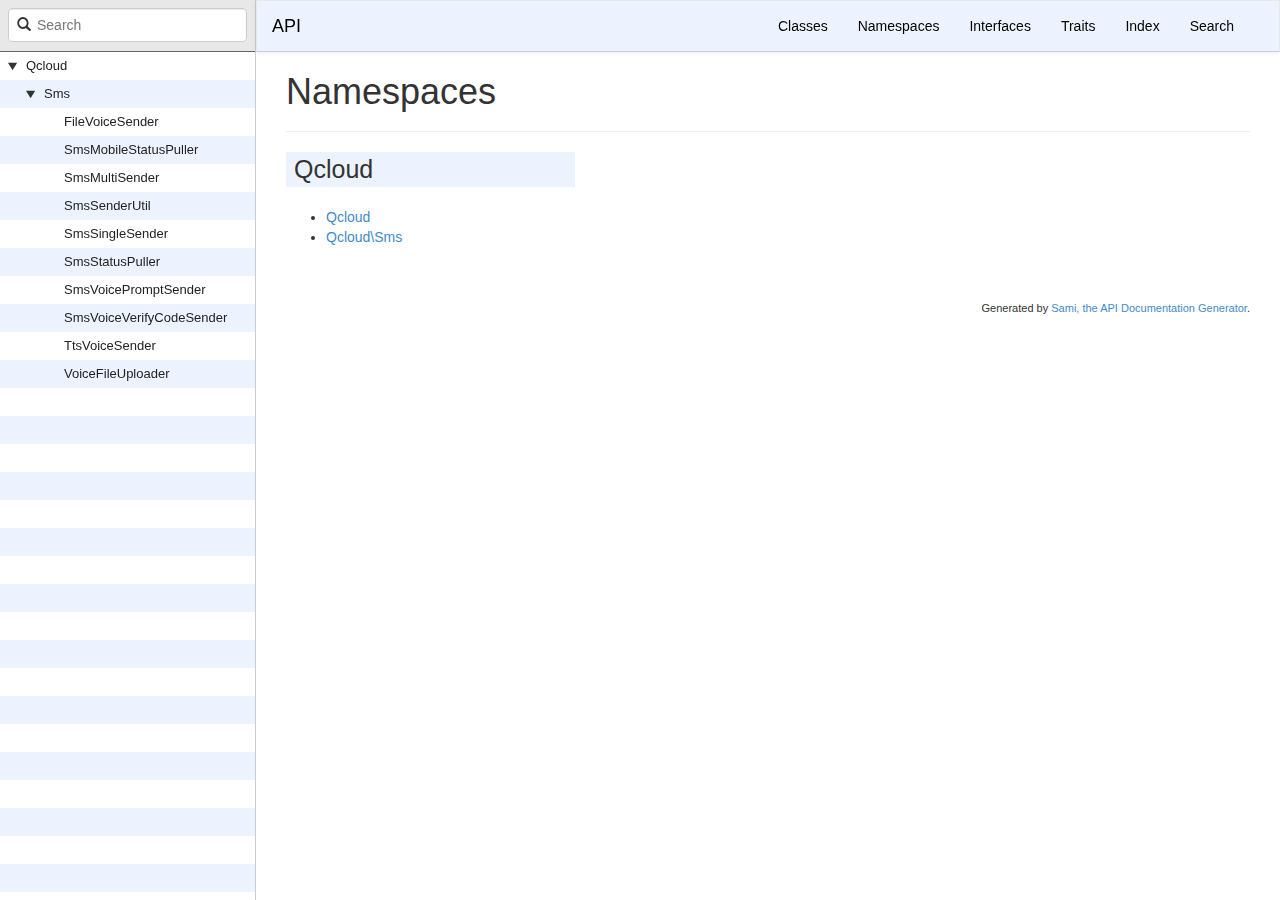
<file: php/NoteSend/docs/namespaces.html>
<!DOCTYPE html>
<html lang="en">
<head>
    <meta charset="UTF-8" />
    <meta name="robots" content="index, follow, all" />
    <title>Namespaces | API</title>

            <link rel="stylesheet" type="text/css" href="css/bootstrap.min.css">
        <link rel="stylesheet" type="text/css" href="css/bootstrap-theme.min.css">
        <link rel="stylesheet" type="text/css" href="css/sami.css">
        <script src="js/jquery-1.11.1.min.js"></script>
        <script src="js/bootstrap.min.js"></script>
        <script src="js/typeahead.min.js"></script>
        <script src="sami.js"></script>
        <meta name="MobileOptimized" content="width">
        <meta name="HandheldFriendly" content="true">
        <meta name="viewport" content="width=device-width,initial-scale=1,maximum-scale=1">
    
    
    </head>

    <body id="namespaces" data-name="" data-root-path="">
            <div id="content">
        <div id="left-column">
                <div id="control-panel">
                <script>
            $('option[data-version="'+window.projectVersion+'"]').prop('selected', true);
        </script>
        <form id="search-form" action="search.html" method="GET">
            <span class="glyphicon glyphicon-search"></span>
            <input name="search"
                   class="typeahead form-control"
                   type="search"
                   placeholder="Search">
        </form>
    </div>

                <div id="api-tree"></div>

        </div>
        <div id="right-column">
                <nav id="site-nav" class="navbar navbar-default" role="navigation">
        <div class="container-fluid">
            <div class="navbar-header">
                <button type="button" class="navbar-toggle" data-toggle="collapse" data-target="#navbar-elements">
                    <span class="sr-only">Toggle navigation</span>
                    <span class="icon-bar"></span>
                    <span class="icon-bar"></span>
                    <span class="icon-bar"></span>
                </button>
                <a class="navbar-brand" href="index.html">API</a>
            </div>
            <div class="collapse navbar-collapse" id="navbar-elements">
                <ul class="nav navbar-nav">
                    <li><a href="classes.html">Classes</a></li>
                                            <li><a href="namespaces.html">Namespaces</a></li>
                                        <li><a href="interfaces.html">Interfaces</a></li>
                    <li><a href="traits.html">Traits</a></li>
                    <li><a href="doc-index.html">Index</a></li>
                    <li><a href="search.html">Search</a></li>
                </ul>
            </div>
        </div>
    </nav>

                        <div id="page-content">
                    <div class="page-header">
        <h1>Namespaces</h1>
    </div>

            <div class="namespaces clearfix">
                                                                                                <div class="namespace-container">
                        <h2>Qcloud</h2>
                        <ul>
                                                    <li><a href="Qcloud.html">Qcloud</a></li>
                                                            <li><a href="Qcloud/Sms.html">Qcloud\Sms</a></li>
                            </ul>
            </div>
        </div>
    
            </div>
                <div id="footer">
        Generated by <a href="http://sami.sensiolabs.org/">Sami, the API Documentation Generator</a>.
    </div>

        </div>
    </div>
    </body>

</html>
</file>
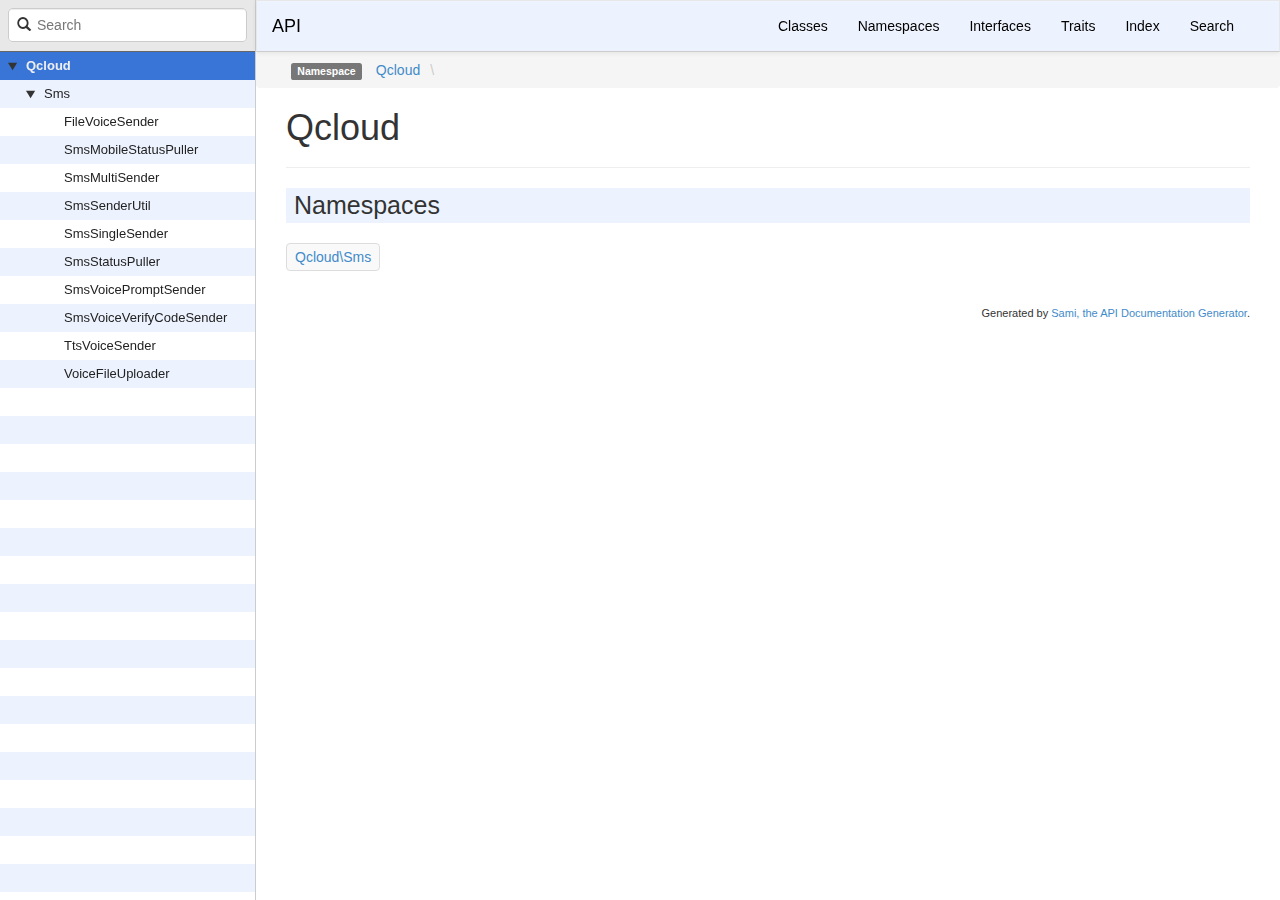
<file: php/NoteSend/docs/Qcloud.html>
<!DOCTYPE html>
<html lang="en">
<head>
    <meta charset="UTF-8" />
    <meta name="robots" content="index, follow, all" />
    <title>Qcloud | API</title>

            <link rel="stylesheet" type="text/css" href="css/bootstrap.min.css">
        <link rel="stylesheet" type="text/css" href="css/bootstrap-theme.min.css">
        <link rel="stylesheet" type="text/css" href="css/sami.css">
        <script src="js/jquery-1.11.1.min.js"></script>
        <script src="js/bootstrap.min.js"></script>
        <script src="js/typeahead.min.js"></script>
        <script src="sami.js"></script>
        <meta name="MobileOptimized" content="width">
        <meta name="HandheldFriendly" content="true">
        <meta name="viewport" content="width=device-width,initial-scale=1,maximum-scale=1">
    
    
    </head>

    <body id="namespace" data-name="namespace:Qcloud" data-root-path="">
            <div id="content">
        <div id="left-column">
                <div id="control-panel">
                <script>
            $('option[data-version="'+window.projectVersion+'"]').prop('selected', true);
        </script>
        <form id="search-form" action="search.html" method="GET">
            <span class="glyphicon glyphicon-search"></span>
            <input name="search"
                   class="typeahead form-control"
                   type="search"
                   placeholder="Search">
        </form>
    </div>

                <div id="api-tree"></div>

        </div>
        <div id="right-column">
                <nav id="site-nav" class="navbar navbar-default" role="navigation">
        <div class="container-fluid">
            <div class="navbar-header">
                <button type="button" class="navbar-toggle" data-toggle="collapse" data-target="#navbar-elements">
                    <span class="sr-only">Toggle navigation</span>
                    <span class="icon-bar"></span>
                    <span class="icon-bar"></span>
                    <span class="icon-bar"></span>
                </button>
                <a class="navbar-brand" href="index.html">API</a>
            </div>
            <div class="collapse navbar-collapse" id="navbar-elements">
                <ul class="nav navbar-nav">
                    <li><a href="classes.html">Classes</a></li>
                                            <li><a href="namespaces.html">Namespaces</a></li>
                                        <li><a href="interfaces.html">Interfaces</a></li>
                    <li><a href="traits.html">Traits</a></li>
                    <li><a href="doc-index.html">Index</a></li>
                    <li><a href="search.html">Search</a></li>
                </ul>
            </div>
        </div>
    </nav>

                <div class="namespace-breadcrumbs">
        <ol class="breadcrumb">
            <li><span class="label label-default">Namespace</span></li>
                    <li><a href="Qcloud.html">Qcloud</a></li><li class="backslash">\</li>
        </ol>
    </div>
            <div id="page-content">
                
    <div class="page-header">
        <h1>Qcloud</h1>
    </div>

            <h2>Namespaces</h2>
        <div class="namespace-list">
            <a href="Qcloud/Sms.html">Qcloud\Sms</a>        </div>
    
    
    
    
            </div>
                <div id="footer">
        Generated by <a href="http://sami.sensiolabs.org/">Sami, the API Documentation Generator</a>.
    </div>

        </div>
    </div>
    </body>

</html>
</file>
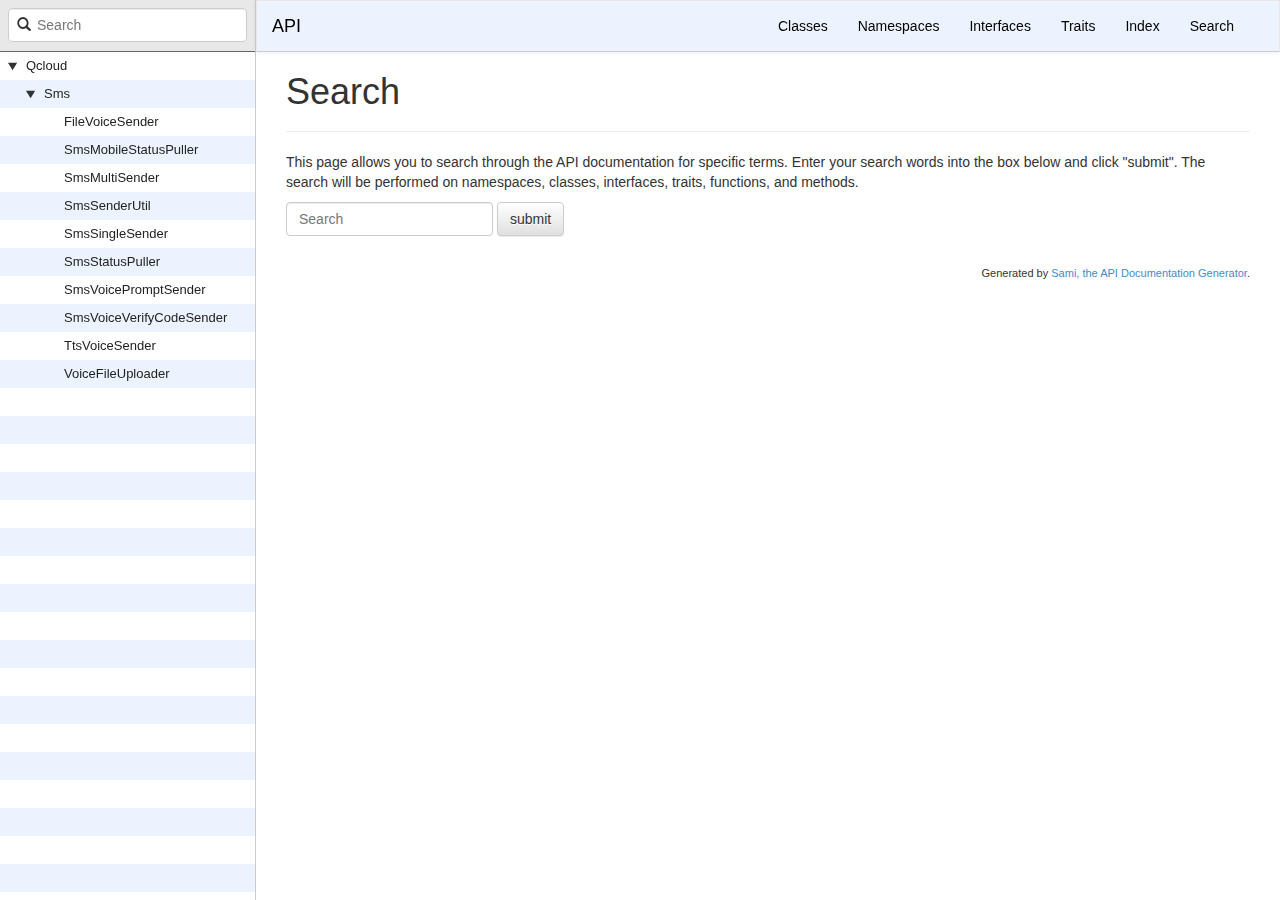
<file: php/NoteSend/docs/search.html>
<!DOCTYPE html>
<html lang="en">
<head>
    <meta charset="UTF-8" />
    <meta name="robots" content="index, follow, all" />
    <title>Search | API</title>

            <link rel="stylesheet" type="text/css" href="css/bootstrap.min.css">
        <link rel="stylesheet" type="text/css" href="css/bootstrap-theme.min.css">
        <link rel="stylesheet" type="text/css" href="css/sami.css">
        <script src="js/jquery-1.11.1.min.js"></script>
        <script src="js/bootstrap.min.js"></script>
        <script src="js/typeahead.min.js"></script>
        <script src="sami.js"></script>
        <meta name="MobileOptimized" content="width">
        <meta name="HandheldFriendly" content="true">
        <meta name="viewport" content="width=device-width,initial-scale=1,maximum-scale=1">
    
    
    </head>

    <body id="search-page" data-name="" data-root-path="">
            <div id="content">
        <div id="left-column">
                <div id="control-panel">
                <script>
            $('option[data-version="'+window.projectVersion+'"]').prop('selected', true);
        </script>
        <form id="search-form" action="search.html" method="GET">
            <span class="glyphicon glyphicon-search"></span>
            <input name="search"
                   class="typeahead form-control"
                   type="search"
                   placeholder="Search">
        </form>
    </div>

                <div id="api-tree"></div>

        </div>
        <div id="right-column">
                <nav id="site-nav" class="navbar navbar-default" role="navigation">
        <div class="container-fluid">
            <div class="navbar-header">
                <button type="button" class="navbar-toggle" data-toggle="collapse" data-target="#navbar-elements">
                    <span class="sr-only">Toggle navigation</span>
                    <span class="icon-bar"></span>
                    <span class="icon-bar"></span>
                    <span class="icon-bar"></span>
                </button>
                <a class="navbar-brand" href="index.html">API</a>
            </div>
            <div class="collapse navbar-collapse" id="navbar-elements">
                <ul class="nav navbar-nav">
                    <li><a href="classes.html">Classes</a></li>
                                            <li><a href="namespaces.html">Namespaces</a></li>
                                        <li><a href="interfaces.html">Interfaces</a></li>
                    <li><a href="traits.html">Traits</a></li>
                    <li><a href="doc-index.html">Index</a></li>
                    <li><a href="search.html">Search</a></li>
                </ul>
            </div>
        </div>
    </nav>

                        <div id="page-content">
                
    <div class="page-header">
        <h1>Search</h1>
    </div>

    <p>This page allows you to search through the API documentation for
    specific terms. Enter your search words into the box below and click
    "submit". The search will be performed on namespaces, classes, interfaces,
    traits, functions, and methods.</p>

    <form class="form-inline" role="form" action="search.html" method="GET">
        <div class="form-group">
            <label class="sr-only" for="search">Search</label>
            <input type="search" class="form-control" name="search" id="search" placeholder="Search">
        </div>
        <button type="submit" class="btn btn-default">submit</button>
    </form>

    <h2>Search Results</h2>

    <div class="container-fluid">
        <ul class="search-results"></ul>
    </div>

        <script type="text/javascript">

        (function() {
            var term = Sami.cleanSearchTerm();

            if (!term) {
                $('h2').hide();
                return;
            }

            $('#search').val(term);
            var container = $('.search-results');
            var results = Sami.search(term);
            var len = results.length;

            if (len == 0) {
                container.html('No results were found');
                return;
            }

            for (var i = 0, text_content = ''; i < len; i++) {

                var ele = results[i];
                var contents = '<li><h2 class="clearfix">';
                var class_name = Sami.getSearchClass(ele.type);
                contents += '<a href="' + ele.link + '">' + ele.name + '</a>';
                contents += '<div class="search-type type-' + ele.type + '"><span class="pull-right label ' + class_name + '">' + ele.type + '</span></div>';
                contents += '</h2>';

                if (ele.fromName && ele.fromLink) {
                    contents += '<div class="search-from">from <a href="' + ele.fromLink + '">' + ele.fromName + '</a></div>';
                }

                contents += '<div class="search-description">';

                // Add description, decode entities, and strip wrapping quotes
                if (ele.doc) {
                    text_content = $('<p>' + ele.doc + '</p>').text();
                    if (text_content[0] == '"') {
                        text_content = text_content.substring(1);
                    }
                    if (text_content[text_content.length - 1] == '"') {
                        text_content = text_content.substring(0, text_content.length - 1);
                    }
                    contents += text_content;
                }

                contents += '</div></li>';
                container.append($(contents));
            }
        })();
    </script>


            </div>
                <div id="footer">
        Generated by <a href="http://sami.sensiolabs.org/">Sami, the API Documentation Generator</a>.
    </div>

        </div>
    </div>
    </body>

</html>
</file>
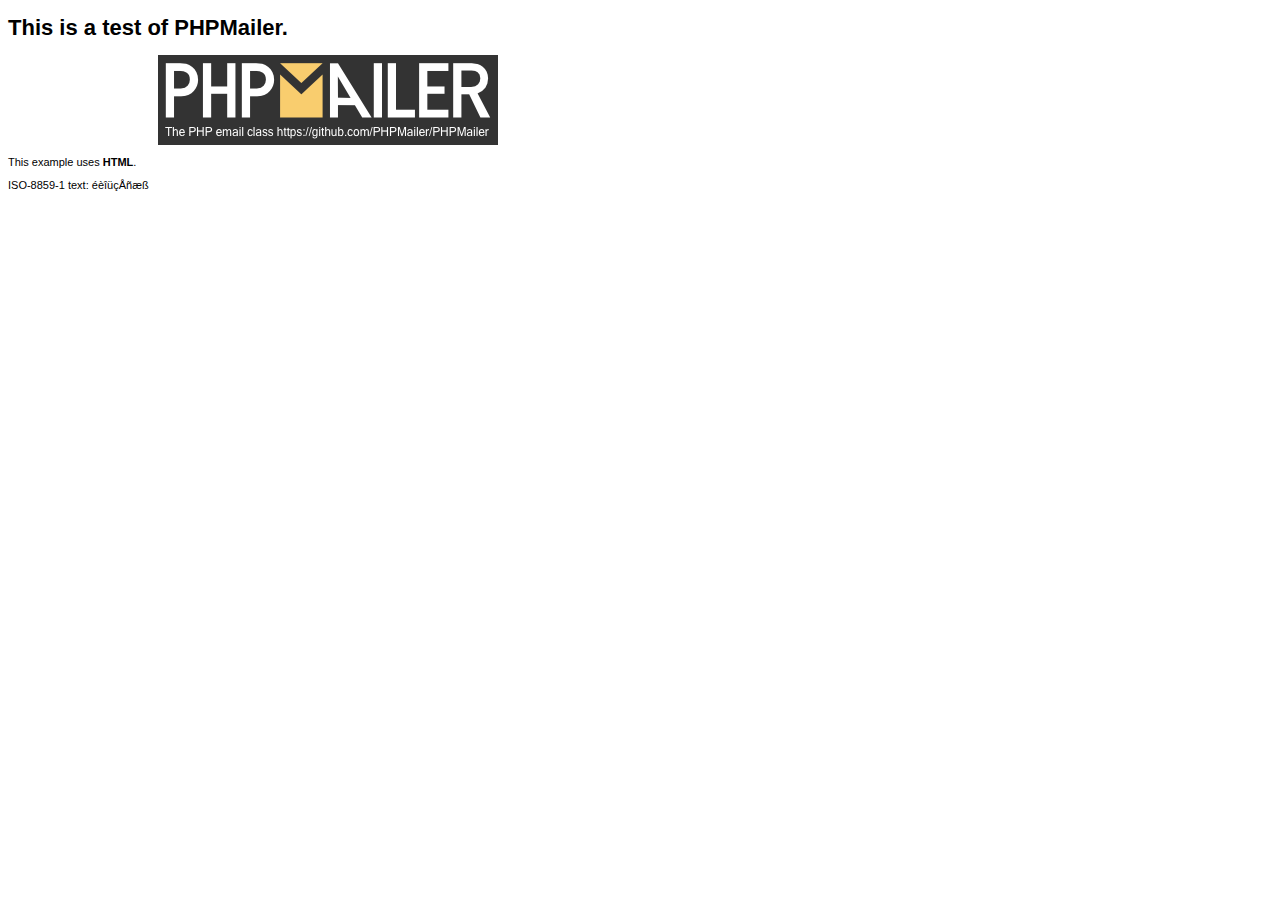
<file: php/PHPMailer/examples/contents.html>
<!DOCTYPE HTML PUBLIC "-//W3C//DTD HTML 4.01 Transitional//EN" "http://www.w3.org/TR/html4/loose.dtd">
<html>
<head>
  <meta http-equiv="Content-Type" content="text/html; charset=iso-8859-1">
  <title>PHPMailer Test</title>
</head>
<body>
<div style="width: 640px; font-family: Arial, Helvetica, sans-serif; font-size: 11px;">
  <h1>This is a test of PHPMailer.</h1>
  <div align="center">
    <a href="https://github.com/PHPMailer/PHPMailer/"><img src="images/phpmailer.png" height="90" width="340" alt="PHPMailer rocks"></a>
  </div>
  <p>This example uses <strong>HTML</strong>.</p>
  <p>ISO-8859-1 text: ���������</p>
</div>
</body>
</html>
</file>
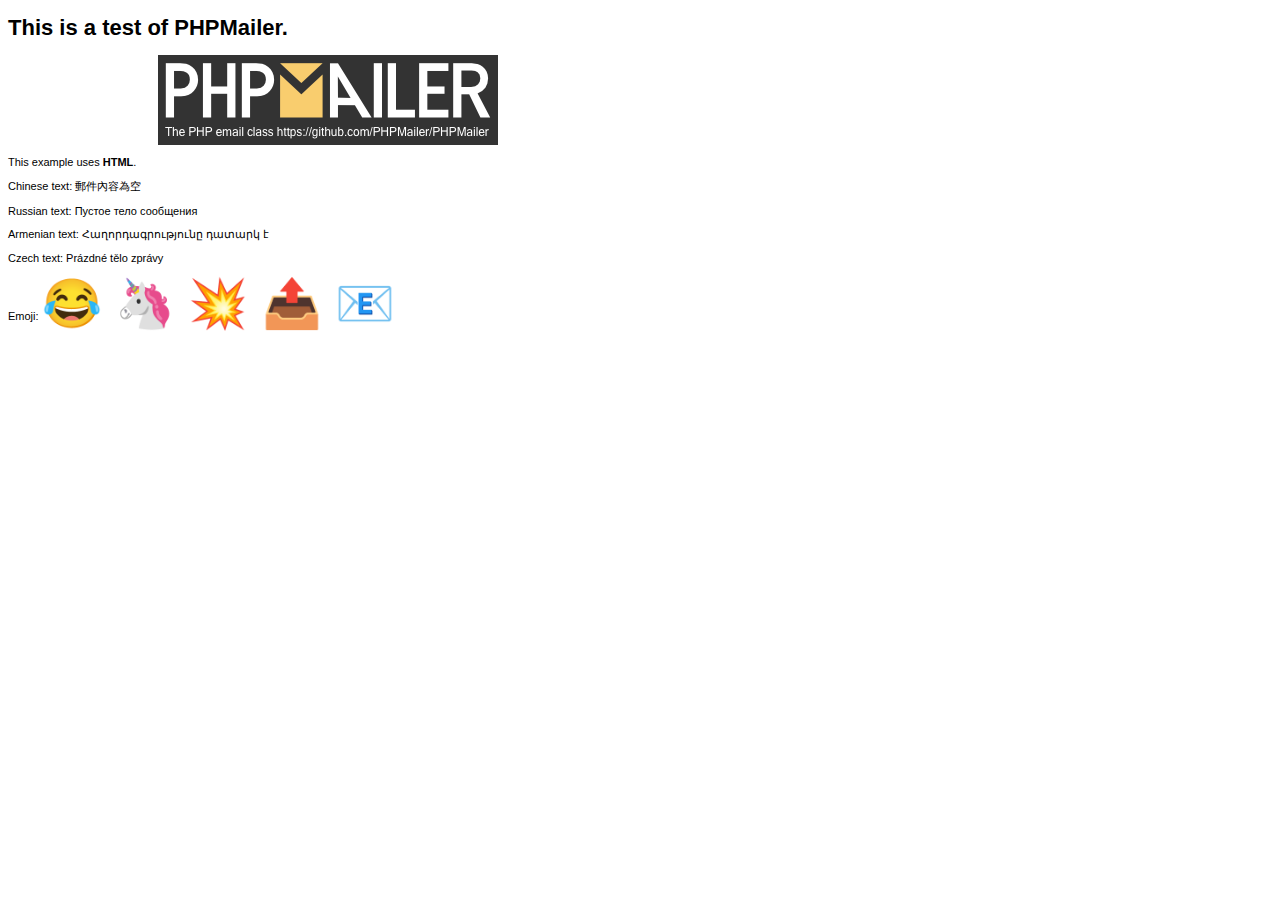
<file: php/PHPMailer/examples/contentsutf8.html>
<!DOCTYPE HTML PUBLIC "-//W3C//DTD HTML 4.01 Transitional//EN" "http://www.w3.org/TR/html4/loose.dtd">
<html>
<head>
  <meta http-equiv="Content-Type" content="text/html; charset=utf-8">
  <title>PHPMailer Test</title>
</head>
<body>
<div style="width: 640px; font-family: Arial, Helvetica, sans-serif; font-size: 11px;">
  <h1>This is a test of PHPMailer.</h1>
  <div align="center">
    <a href="https://github.com/PHPMailer/PHPMailer/"><img src="images/phpmailer.png" height="90" width="340" alt="PHPMailer rocks"></a>
  </div>
  <p>This example uses <strong>HTML</strong>.</p>
  <p>Chinese text: 郵件內容為空</p>
  <p>Russian text: Пустое тело сообщения</p>
  <p>Armenian text: Հաղորդագրությունը դատարկ է</p>
  <p>Czech text: Prázdné tělo zprávy</p>
  <p>Emoji: <span style="font-size: 48px">😂 🦄 💥 📤 📧</span></p>
</div>
</body>
</html>
</file>
<file: php/NoteSend/docs/css/sami.css>
html, body, #content {
    height: 100%;
}

/* Site menu */

#site-nav.navbar-default {
    margin: 0;
    border-radius: 0;
    border-bottom: 1px solid #ccc;
    background-color: #EDF3FE;
    background-image: none;
}

#site-nav.navbar-default .navbar-brand,
#site-nav.navbar-default .navbar-nav > li > a {
    color: #000;
}

#site-nav.navbar-default .navbar-nav > li > a:hover {
    text-decoration: underline;
}

#navbar-elements {
    float: right;
}

@media (max-width: 768px) {
    #navbar-elements {
        float: none !important;
    }
}

/* Namespace breadcrumbs */

.namespace-breadcrumbs .breadcrumb {
    margin: 0 0 12px;
    border-radius: 0 0 4px 4px;
    padding-left: 35px;
}

.namespace-breadcrumbs .breadcrumb > li + li:before {
    content: "";
}
.namespace-breadcrumbs .breadcrumb > .backslash {
    color: #ccc;
}

/* Site columns */

#right-column {
    margin-left: 20%;
}

#page-content {
    padding: 0 30px;
}

#left-column {
    width: 20%;
    position: fixed;
    height: 100%;
    border-right: 1px solid #ccc;
    line-height: 18px;
    font-size: 13px;
    display: flex;
    flex-flow: column;
}

@media (max-width: 991px) {
    #left-column {
        display: none;
    }
    #right-column {
        width: 100%;
        margin-left: 0;
    }
}

/* API Tree */

#api-tree {
    background: linear-gradient(
        to bottom,
        #FFF,
        #FFF 50%,
        #EDF3FE 50%,
        #EDF3FE
    );
    background-size: 100% 56px;
    overflow: auto;
    height: 100%;
    background-attachment: local;
}

#api-tree ul {
    list-style-type: none;
    margin: 0;
    padding: 0;
}

#api-tree ul li {
    padding: 0;
    margin: 0;
}

/* Prevents the menu from jittering on lad */
#api-tree .glyphicon-play {
    width: 26px;
}

#api-tree ul li .hd {
    padding: 5px;
}

#api-tree li .hd:nth-child(even) {
    background-color: #EDF3FE;
}

#api-tree ul li.opened > .hd span {
    -webkit-transform: rotate(90deg);
    -moz-transform: rotate(90deg);
    -o-transform: rotate(90deg);
    -ms-transform: rotate(90deg);
    transform: rotate(90deg);
}

#api-tree .bd {
    display: none;
}

#api-tree li.opened > .bd {
    display: block;
}

#api-tree li .hd:hover {
    background-color: #eee;
}

#api-tree li.active > .hd {
    background-color: #3875D7;
}

#api-tree li.active > .hd a {
    color: #eee;
    font-weight: bold;
}

#api-tree a {
    color: #222;
}

#api-tree div.leaf a {
    margin-left: 20px;
}

#api-tree .hd span {
    padding: 2px 8px;
    font-size: 10px;
    line-height: 85%;
}

/* Control panel, search form, version drop-down */

#control-panel {
    background: #e8e8e8;
    border-bottom: 1px solid #666;
    padding: 4px;
}

#control-panel form {
    margin: 4px 4px 5px 4px;
}

#search-form {
    position: relative;
}

#search-form input {
    width: 100%;
    padding-left: 28px;
}

#search-form span.glyphicon-search {
    position: absolute;
    left: 9px;
    top: 9px;
    font-size: 14px;
    z-index: 2;
}

/* Typeahead */

.twitter-typeahead {
    width: 100%;
    z-index: 1;
}

.tt-dropdown-menu {
    overflow: auto;
    max-height: 260px;
    margin-top: 9px;
    background-color: #fff;
    border: 1px solid #ccc;
    border-radius: 8px;
    box-shadow: 0 5px 10px rgba(0,0,0,.2);
    padding: 8px;
}

.tt-dropdown-menu p {
    margin: 0;
    padding: 0;
}

.tt-suggestion {
    padding: 8px;
    border-bottom: 1px solid #ccc;
    font-size: 1.1em;
}

.tt-cursor {
    background-color: #3875D7;
    color: #fff;
}

/** General typography **/

.navbar {
    border-bottom: 0;
}

.page-header {
    margin: 0 0 20px;
}

abbr[title], abbr[data-original-title], abbr {
    border-bottom: none;
    cursor: pointer;
}

a abbr {
    cursor: pointer;
}

.method-description table, .description table {
    border: solid 1px #ccc;
    padding: 1em;
    margin: 1em;
}

.method-description td, .method-description th,
.description td, .description th {
    padding: 0.75em 1.25em;
}

.method-description tbody tr:nth-child(even),
.description tbody tr:nth-child(even) {
    background: #edf3fe;
}

.method-description tbody tr:nth-child(odd),
.description tbody tr:nth-child(odd) {
    background: #fff;
}

.method-description thead tr,
.description thead tr {
    background: #edf3fe;
}

/** General Sami styling **/

.underlined > .row {
    padding: 8px 0;
    border-bottom: 1px solid #ddd;
}

#footer {
    text-align: right;
    margin: 30px;
    font-size: 11px;
}

.description {
    margin: 10px 0;
    padding: 10px;
    background-color: #efefef;
}

.description p {
    padding: 0;
    margin: 8px 0;
}

.method-description {
    margin: 0 0 24px 0;
}

.details {
    padding-left: 30px;
}

#method-details .method-item {
    margin-bottom: 30px;
}

.method-item h3,
.method-item h3 code {
    background-color: #eee;
}

.method-item h3 {
    padding: 4px;
    margin-bottom: 20px;
    font-size: 20px;
}

.location {
    font-size: 11px;
    float: right;
    font-style: italic;
}

.namespace-list a {
    padding: 3px 8px;
    margin: 0 5px 5px 0;
    border: 1px solid #ddd;
    background-color: #f9f9f9;
    display: inline-block;
    border-radius: 4px;
}

.no-description {
    color: #ccc;
    font-size: 90%;
}

/* Namespaces page */

.namespaces {
    clear: both;
}

.namespaces .namespace-container {
    float: left;
    margin: 0 14px 14px 0;
    min-width: 30%;
}

.namespaces h2 {
    margin: 0 0 20px 0;
}

@media (max-width: 991px) {
    .namespaces .namespace-container {
        margin-right: 0;
        width: 100%;
    }
}

/** Code and pre tags **/

tt, code, pre {
    font-family: Consolas, "Liberation Mono", Menlo, Courier, monospace;
}

code {
    padding: 0;
    padding-top: 0.2em;
    padding-bottom: 0.2em;
    margin: 0;
    font-size: 85%;
    background-color: rgba(0,0,0,0.04);
    border-radius: 3px;
    color: #333;
}

pre {
    padding: 16px;
    overflow: auto;
    font-size: 85%;
    line-height: 1.45;
    background-color: #f7f7f7;
    border-radius: 3px;
}

h2 {
    background-color: #EDF3FE;
    padding: 4px 4px 4px 8px;
    font-size: 25px;
    margin: 20px 0;
}

/** Doc index **/

dt {
    font-weight: normal;
}

dd {
    margin-left: 30px;
    line-height: 1.5em;
}

#doc-index h2 {
    font-weight: bold;
    margin: 30px 0;
}

#doc-index .pagination {
    margin: 0;
}

/* Search page */

.search-results {
    list-style-type: none;
    padding: 0;
    margin: 0;
}

.search-results li {
    list-style-type: none;
    margin: 0;
    padding: 14px 0;
    border-bottom: 1px solid #ccc;
}

.search-results h2 {
    background: none;
    margin: 0;
    padding: 0;
    font-size: 18px;
}

.search-results h2 a {
    float: left;
    display: block;
    margin: 0 0 4px 0;
}

.search-results .search-type {
    float: right;
    margin: 0 0 4px 0;
}

.search-results .search-from {
    margin: 0 0 12px 0;
    font-size: 12px;
    color: #999;
}

.search-results .search-from a {
    font-style: italic;
}

.search-results .search-description {
    margin: 8px 0 0 30px;
}
</file>
<file: CSS/logo/demo.css>
/* Logo 字体 */
@font-face {
  font-family: "iconfont logo";
  src: url('https://at.alicdn.com/t/font_985780_km7mi63cihi.eot?t=1545807318834');
  src: url('https://at.alicdn.com/t/font_985780_km7mi63cihi.eot?t=1545807318834#iefix') format('embedded-opentype'),
    url('https://at.alicdn.com/t/font_985780_km7mi63cihi.woff?t=1545807318834') format('woff'),
    url('https://at.alicdn.com/t/font_985780_km7mi63cihi.ttf?t=1545807318834') format('truetype'),
    url('https://at.alicdn.com/t/font_985780_km7mi63cihi.svg?t=1545807318834#iconfont') format('svg');
}

.logo {
  font-family: "iconfont logo";
  font-size: 160px;
  font-style: normal;
  -webkit-font-smoothing: antialiased;
  -moz-osx-font-smoothing: grayscale;
}

/* tabs */
.nav-tabs {
  position: relative;
}

.nav-tabs .nav-more {
  position: absolute;
  right: 0;
  bottom: 0;
  height: 42px;
  line-height: 42px;
  color: #666;
}

#tabs {
  border-bottom: 1px solid #eee;
}

#tabs li {
  cursor: pointer;
  width: 100px;
  height: 40px;
  line-height: 40px;
  text-align: center;
  font-size: 16px;
  border-bottom: 2px solid transparent;
  position: relative;
  z-index: 1;
  margin-bottom: -1px;
  color: #666;
}


#tabs .active {
  border-bottom-color: #f00;
  color: #222;
}

.tab-container .content {
  display: none;
}

/* 页面布局 */
.main {
  padding: 30px 100px;
  width: 960px;
  margin: 0 auto;
}

.main .logo {
  color: #333;
  text-align: left;
  margin-bottom: 30px;
  line-height: 1;
  height: 110px;
  margin-top: -50px;
  overflow: hidden;
  *zoom: 1;
}

.main .logo a {
  font-size: 160px;
  color: #333;
}

.helps {
  margin-top: 40px;
}

.helps pre {
  padding: 20px;
  margin: 10px 0;
  border: solid 1px #e7e1cd;
  background-color: #fffdef;
  overflow: auto;
}

.icon_lists {
  width: 100% !important;
  overflow: hidden;
  *zoom: 1;
}

.icon_lists li {
  width: 100px;
  margin-bottom: 10px;
  margin-right: 20px;
  text-align: center;
  list-style: none !important;
  cursor: default;
}

.icon_lists li .code-name {
  line-height: 1.2;
}

.icon_lists .icon {
  display: block;
  height: 100px;
  line-height: 100px;
  font-size: 42px;
  margin: 10px auto;
  color: #333;
  -webkit-transition: font-size 0.25s linear, width 0.25s linear;
  -moz-transition: font-size 0.25s linear, width 0.25s linear;
  transition: font-size 0.25s linear, width 0.25s linear;
}

.icon_lists .icon:hover {
  font-size: 100px;
}

.icon_lists .svg-icon {
  /* 通过设置 font-size 来改变图标大小 */
  width: 1em;
  /* 图标和文字相邻时，垂直对齐 */
  vertical-align: -0.15em;
  /* 通过设置 color 来改变 SVG 的颜色/fill */
  fill: currentColor;
  /* path 和 stroke 溢出 viewBox 部分在 IE 下会显示
      normalize.css 中也包含这行 */
  overflow: hidden;
}

.icon_lists li .name,
.icon_lists li .code-name {
  color: #666;
}

/* markdown 样式 */
.markdown {
  color: #666;
  font-size: 14px;
  line-height: 1.8;
}

.highlight {
  line-height: 1.5;
}

.markdown img {
  vertical-align: middle;
  max-width: 100%;
}

.markdown h1 {
  color: #404040;
  font-weight: 500;
  line-height: 40px;
  margin-bottom: 24px;
}

.markdown h2,
.markdown h3,
.markdown h4,
.markdown h5,
.markdown h6 {
  color: #404040;
  margin: 1.6em 0 0.6em 0;
  font-weight: 500;
  clear: both;
}

.markdown h1 {
  font-size: 28px;
}

.markdown h2 {
  font-size: 22px;
}

.markdown h3 {
  font-size: 16px;
}

.markdown h4 {
  font-size: 14px;
}

.markdown h5 {
  font-size: 12px;
}

.markdown h6 {
  font-size: 12px;
}

.markdown hr {
  height: 1px;
  border: 0;
  background: #e9e9e9;
  margin: 16px 0;
  clear: both;
}

.markdown p {
  margin: 1em 0;
}

.markdown>p,
.markdown>blockquote,
.markdown>.highlight,
.markdown>ol,
.markdown>ul {
  width: 80%;
}

.markdown ul>li {
  list-style: circle;
}

.markdown>ul li,
.markdown blockquote ul>li {
  margin-left: 20px;
  padding-left: 4px;
}

.markdown>ul li p,
.markdown>ol li p {
  margin: 0.6em 0;
}

.markdown ol>li {
  list-style: decimal;
}

.markdown>ol li,
.markdown blockquote ol>li {
  margin-left: 20px;
  padding-left: 4px;
}

.markdown code {
  margin: 0 3px;
  padding: 0 5px;
  background: #eee;
  border-radius: 3px;
}

.markdown strong,
.markdown b {
  font-weight: 600;
}

.markdown>table {
  border-collapse: collapse;
  border-spacing: 0px;
  empty-cells: show;
  border: 1px solid #e9e9e9;
  width: 95%;
  margin-bottom: 24px;
}

.markdown>table th {
  white-space: nowrap;
  color: #333;
  font-weight: 600;
}

.markdown>table th,
.markdown>table td {
  border: 1px solid #e9e9e9;
  padding: 8px 16px;
  text-align: left;
}

.markdown>table th {
  background: #F7F7F7;
}

.markdown blockquote {
  font-size: 90%;
  color: #999;
  border-left: 4px solid #e9e9e9;
  padding-left: 0.8em;
  margin: 1em 0;
}

.markdown blockquote p {
  margin: 0;
}

.markdown .anchor {
  opacity: 0;
  transition: opacity 0.3s ease;
  margin-left: 8px;
}

.markdown .waiting {
  color: #ccc;
}

.markdown h1:hover .anchor,
.markdown h2:hover .anchor,
.markdown h3:hover .anchor,
.markdown h4:hover .anchor,
.markdown h5:hover .anchor,
.markdown h6:hover .anchor {
  opacity: 1;
  display: inline-block;
}

.markdown>br,
.markdown>p>br {
  clear: both;
}


.hljs {
  display: block;
  background: white;
  padding: 0.5em;
  color: #333333;
  overflow-x: auto;
}

.hljs-comment,
.hljs-meta {
  color: #969896;
}

.hljs-string,
.hljs-variable,
.hljs-template-variable,
.hljs-strong,
.hljs-emphasis,
.hljs-quote {
  color: #df5000;
}

.hljs-keyword,
.hljs-selector-tag,
.hljs-type {
  color: #a71d5d;
}

.hljs-literal,
.hljs-symbol,
.hljs-bullet,
.hljs-attribute {
  color: #0086b3;
}

.hljs-section,
.hljs-name {
  color: #63a35c;
}

.hljs-tag {
  color: #333333;
}

.hljs-title,
.hljs-attr,
.hljs-selector-id,
.hljs-selector-class,
.hljs-selector-attr,
.hljs-selector-pseudo {
  color: #795da3;
}

.hljs-addition {
  color: #55a532;
  background-color: #eaffea;
}

.hljs-deletion {
  color: #bd2c00;
  background-color: #ffecec;
}

.hljs-link {
  text-decoration: underline;
}

/* 代码高亮 */
/* PrismJS 1.15.0
https://prismjs.com/download.html#themes=prism&languages=markup+css+clike+javascript */
/**
 * prism.js default theme for JavaScript, CSS and HTML
 * Based on dabblet (http://dabblet.com)
 * @author Lea Verou
 */
code[class*="language-"],
pre[class*="language-"] {
  color: black;
  background: none;
  text-shadow: 0 1px white;
  font-family: Consolas, Monaco, 'Andale Mono', 'Ubuntu Mono', monospace;
  text-align: left;
  white-space: pre;
  word-spacing: normal;
  word-break: normal;
  word-wrap: normal;
  line-height: 1.5;

  -moz-tab-size: 4;
  -o-tab-size: 4;
  tab-size: 4;

  -webkit-hyphens: none;
  -moz-hyphens: none;
  -ms-hyphens: none;
  hyphens: none;
}

pre[class*="language-"]::-moz-selection,
pre[class*="language-"] ::-moz-selection,
code[class*="language-"]::-moz-selection,
code[class*="language-"] ::-moz-selection {
  text-shadow: none;
  background: #b3d4fc;
}

pre[class*="language-"]::selection,
pre[class*="language-"] ::selection,
code[class*="language-"]::selection,
code[class*="language-"] ::selection {
  text-shadow: none;
  background: #b3d4fc;
}

@media print {

  code[class*="language-"],
  pre[class*="language-"] {
    text-shadow: none;
  }
}

/* Code blocks */
pre[class*="language-"] {
  padding: 1em;
  margin: .5em 0;
  overflow: auto;
}

:not(pre)>code[class*="language-"],
pre[class*="language-"] {
  background: #f5f2f0;
}

/* Inline code */
:not(pre)>code[class*="language-"] {
  padding: .1em;
  border-radius: .3em;
  white-space: normal;
}

.token.comment,
.token.prolog,
.token.doctype,
.token.cdata {
  color: slategray;
}

.token.punctuation {
  color: #999;
}

.namespace {
  opacity: .7;
}

.token.property,
.token.tag,
.token.boolean,
.token.number,
.token.constant,
.token.symbol,
.token.deleted {
  color: #905;
}

.token.selector,
.token.attr-name,
.token.string,
.token.char,
.token.builtin,
.token.inserted {
  color: #690;
}

.token.operator,
.token.entity,
.token.url,
.language-css .token.string,
.style .token.string {
  color: #9a6e3a;
  background: hsla(0, 0%, 100%, .5);
}

.token.atrule,
.token.attr-value,
.token.keyword {
  color: #07a;
}

.token.function,
.token.class-name {
  color: #DD4A68;
}

.token.regex,
.token.important,
.token.variable {
  color: #e90;
}

.token.important,
.token.bold {
  font-weight: bold;
}

.token.italic {
  font-style: italic;
}

.token.entity {
  cursor: help;
}
</file>
<file: CSS/logo/iconfont.css>
@font-face {font-family: "iconfont";
  src: url('iconfont.eot?t=1557050852471'); /* IE9 */
  src: url('iconfont.eot?t=1557050852471#iefix') format('embedded-opentype'), /* IE6-IE8 */
  url('[data-uri]') format('woff2'),
  url('iconfont.woff?t=1557050852471') format('woff'),
  url('iconfont.ttf?t=1557050852471') format('truetype'), /* chrome, firefox, opera, Safari, Android, iOS 4.2+ */
  url('iconfont.svg?t=1557050852471#iconfont') format('svg'); /* iOS 4.1- */
}

.iconfont {
  font-family: "iconfont" !important;
  font-size: 16px;
  font-style: normal;
  -webkit-font-smoothing: antialiased;
  -moz-osx-font-smoothing: grayscale;
}

.iconshibaibiaoqing:before {
  content: "\e638";
}

.icontishi:before {
  content: "\e72b";
}

.iconyuanxingxuanzhongfill:before {
  content: "\e730";
}

.iconcircle-wrong_fill:before {
  content: "\e735";
}

.iconcheck-circle-fill:before {
  content: "\e7e2";
}

.iconyuanxingxuanzhongfill-copy:before {
  content: "\e7e3";
}

.icontishi-copy:before {
  content: "\e7e4";
}
</file>
